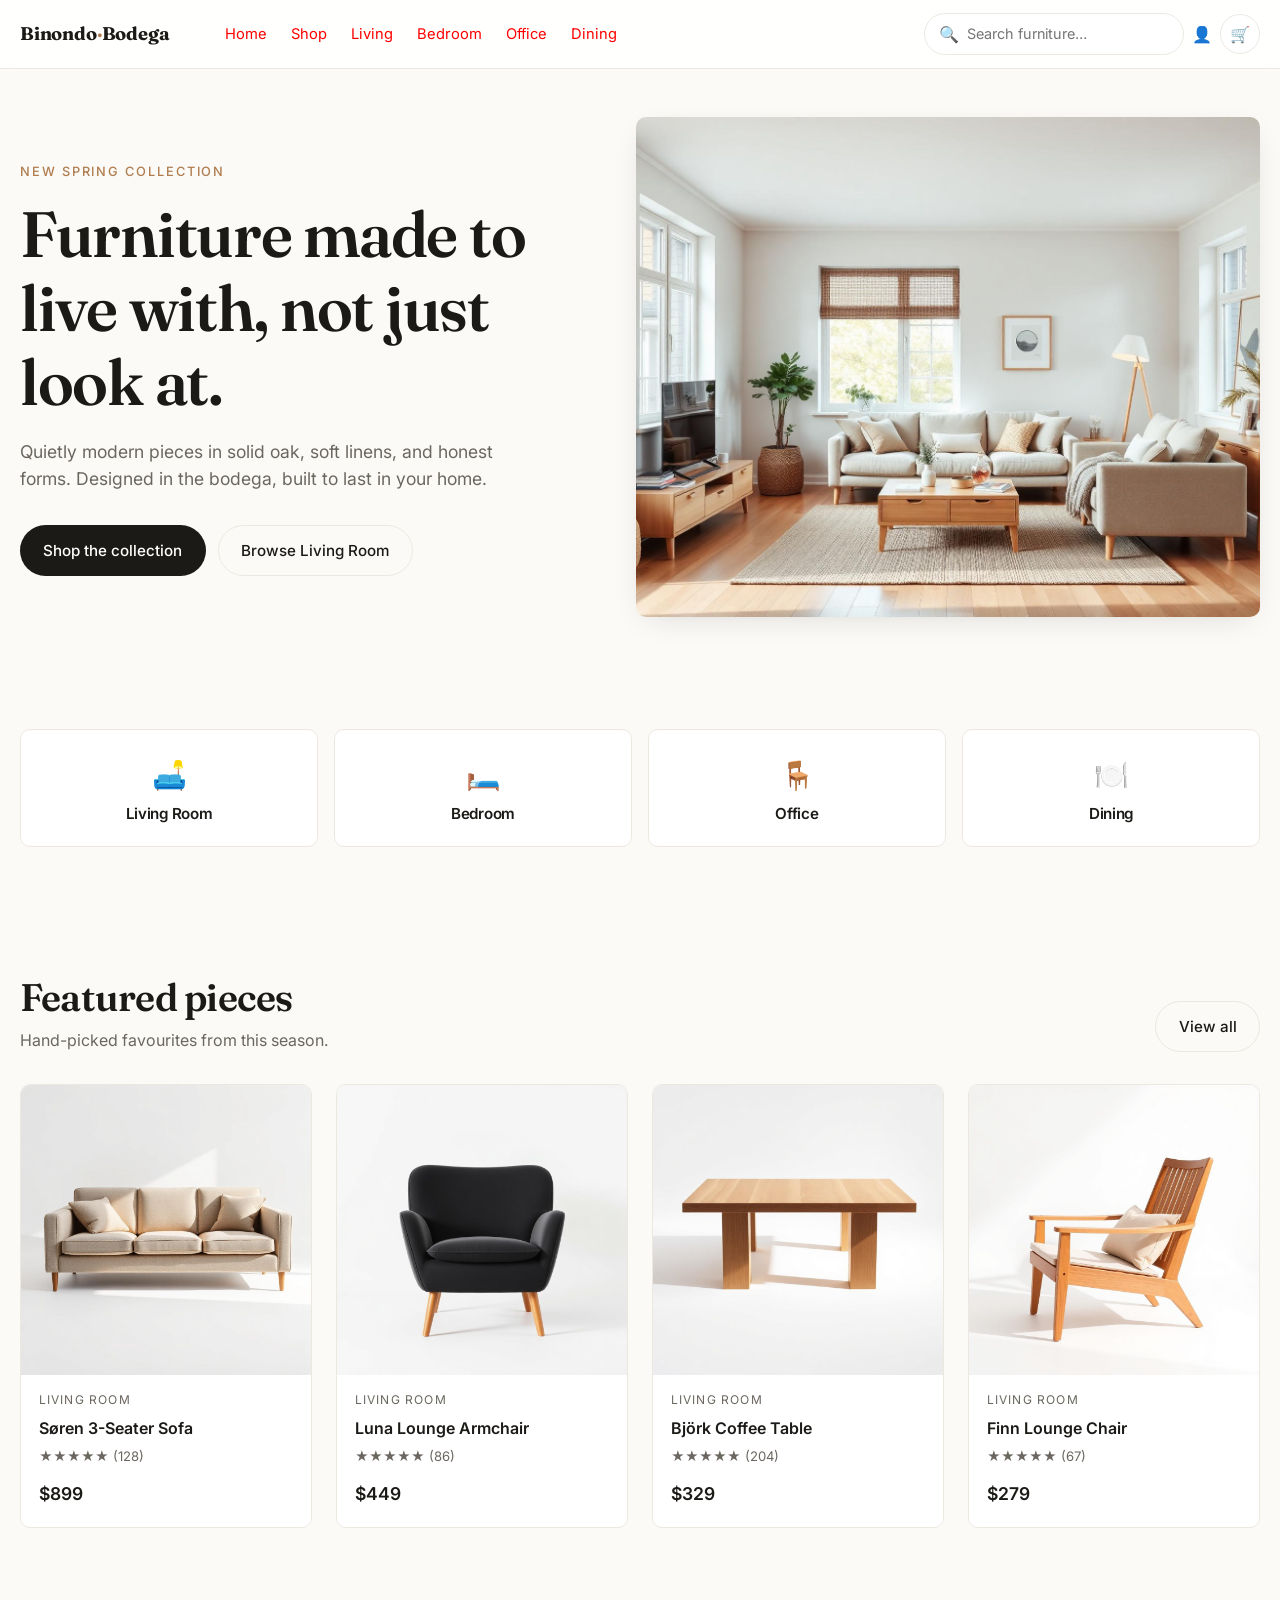
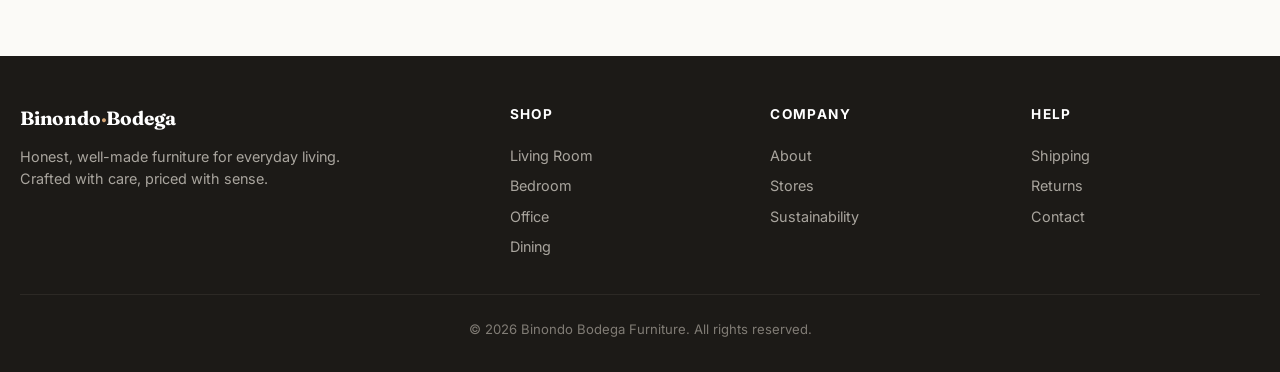
<file: binondo-bodega/index.html>
<!DOCTYPE html>
<html lang="en">
<head>
<meta charset="UTF-8" />
<meta name="viewport" content="width=device-width, initial-scale=1" />
<title>Binondo Bodega Furniture — Honest furniture for everyday living</title>
<meta name="description" content="Modern, Scandinavian-inspired furniture for living rooms, bedrooms, offices, and dining. Shop sofas, beds, tables, chairs and more." />
<link rel="stylesheet" href="css/styles.css" />
<script>const PAGE_ACTIVE="home";</script>
</head>
<body>
<div id="navbar"></div>

<main>
  <section class="hero">
    <div class="container hero-grid">
      <div>
        <span class="eyebrow fade-up">New Spring Collection</span>
        <h1 class="fade-up">Furniture made to live with, not just look at.</h1>
        <p class="fade-up-2">Quietly modern pieces in solid oak, soft linens, and honest forms. Designed in the bodega, built to last in your home.</p>
        <div class="hero-actions fade-up-3">
          <a href="pages/shop.html" class="btn btn-primary">Shop the collection</a>
          <a href="pages/shop.html?cat=Living%20Room" class="btn btn-outline">Browse Living Room</a>
        </div>
      </div>
      <div class="hero-img fade-up-2">
        <img src="images/hero-living.jpg" alt="Scandinavian living room" />
      </div>
    </div>
  </section>

  <section class="categories">
    <div class="container">
      <div class="cat-grid" id="cat-grid"></div>
    </div>
  </section>

  <section class="section">
    <div class="container">
      <div class="section-head">
        <div>
          <h2>Featured pieces</h2>
          <p>Hand-picked favourites from this season.</p>
        </div>
        <a href="pages/shop.html" class="btn btn-outline">View all</a>
      </div>
      <div class="product-grid" id="featured"></div>
    </div>
  </section>
</main>

<div id="footer"></div>

<script src="js/data.js"></script>
<script src="js/app.js"></script>
<script>
  $("#cat-grid").innerHTML = CATEGORIES.map(c => `
    <a class="cat-card fade-up" href="pages/shop.html?cat=${encodeURIComponent(c.name)}">
      <div class="icon">${c.icon}</div>
      <h4>${c.name}</h4>
    </a>`).join("");
  $("#featured").innerHTML = PRODUCTS.slice(0, 4).map(productCard).join("");
</script>
</body>
</html>
</file>
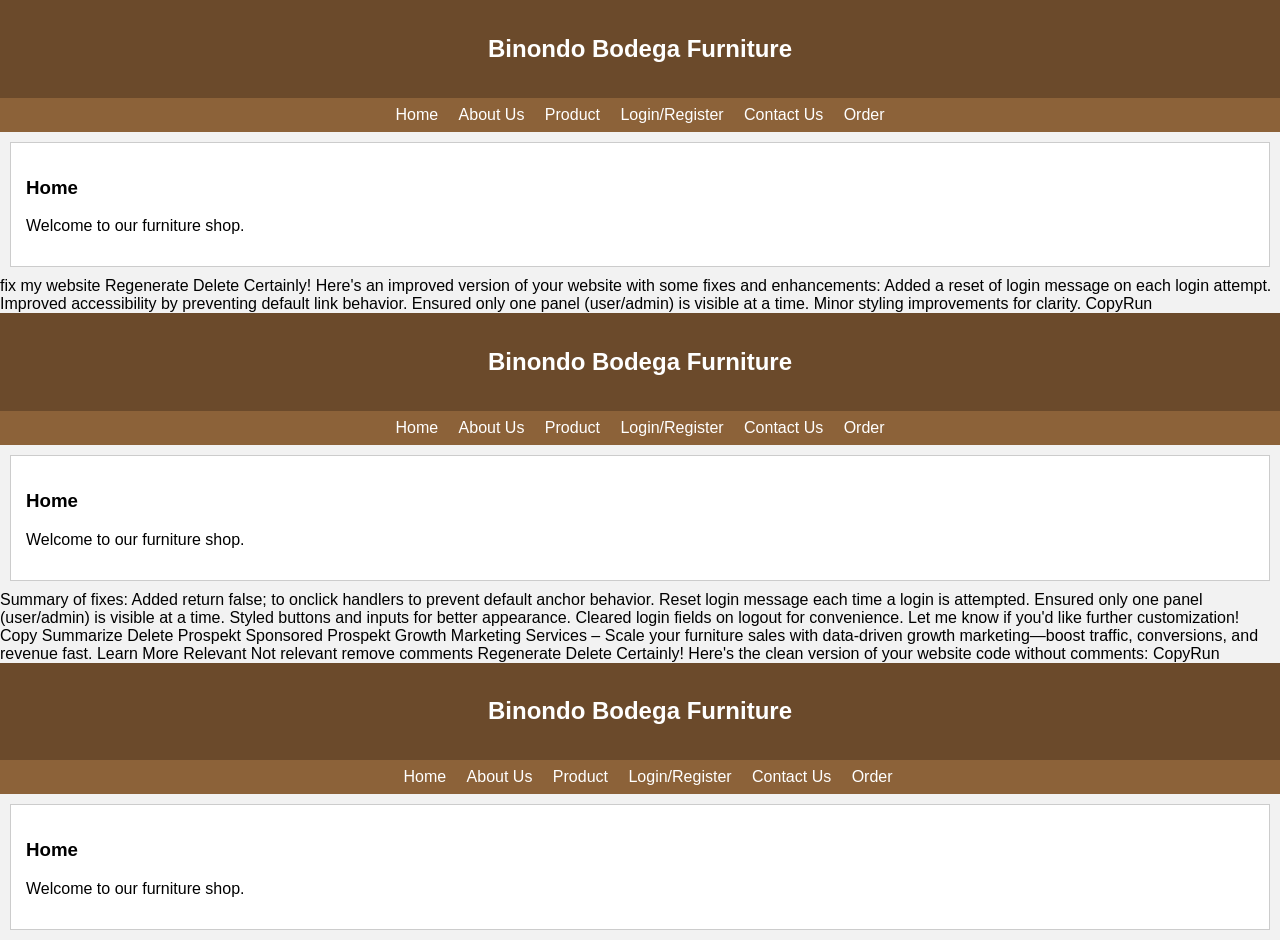
<file: binondo website.html>
<!DOCTYPE html>
<html>
<head>
    <title>Binondo Bodega Furniture</title>
    <style>
        body {
            font-family: Arial;
            margin: 0;
            background: #f2f2f2;
        }
        header {
            background: #6b4a2b;
            color: white;
            text-align: center;
            padding: 15px;
        }
        nav {
            background: #8c6239;
            text-align: center;
            padding: 8px;
        }
        nav a {
            color: white;
            margin: 8px;
            text-decoration: none;
            cursor: pointer;
        }
        .section {
            display: none;
            background: white;
            margin: 10px;
            padding: 15px;
            border: 1px solid #ccc;
        }
        .active {
            display: block;
        }
        button {
            margin-top: 5px;
        }
    </style>

</head>

<body>

<header>

    <h2>Binondo Bodega Furniture</h2>

</header>

<nav>

    <a onclick="show('home')">Home</a>

    <a onclick="show('about')">About Us</a>

    <a onclick="show('product')">Product</a>

    <a onclick="show('login')">Login/Register</a>

    <a onclick="show('contact')">Contact Us</a>

    <a onclick="show('order')">Order</a>

</nav>

<!-- MAIN SECTIONS -->

<div id="home" class="section active">

    <h3>Home</h3>

    <p>Welcome to our furniture shop.</p>

</div>

<div id="about" class="section">
    <h3>About Us</h3>
    <p>We sell affordable and durable furniture.</p>
</div>
<div id="product" class="section">
    <h3>Products</h3>
    <ul>
        <li>Cabinet</li>

        <li>Chair</li>

        <li>Bed</li>

        <li>Table</li>

    </ul>

</div>
<div id="contact" class="section">
    <h3>Contact Us</h3>
    <p>Email: binondobodega@gmail.com</p>

</div>
<div id="order" class="section">
    <h3>Order</h3>
    <p>Order your furniture here.</p>

</div>
<!-- LOGIN -->
<div id="login" class="section">
    <h3>Login</h3>
    <input id="user" placeholder="Username"><br>
    <input id="pass" type="password" placeholder="Password"><br>
    <button onclick="loginUser()">Login as User</button>
    <button onclick="loginAdmin()">Login as Super Admin</button>
    <p id="msg"></p>
</div>
<!-- USER PANEL -->



<div id="userPanel" class="section">



    <h3>User Panel</h3>



    <ul>



        <li>Purchase History</li>



        <li>Order</li>



        <li>Account Manage</li>



    </ul>



    <button onclick="logout()">Logout</button>



</div>



<!-- ADMIN PANEL -->



<div id="adminPanel" class="section">



    <h3>Super Admin Dashboard</h3>



    <ul>



        <li>User Management</li>



        <li>Product Management</li>



        <li>Orders</li>



    </ul>



    <button onclick="logout()">Logout</button>



</div>



<script>



function show(id) {



    let sections = document.querySelectorAll('.section');



    sections.forEach(s => s.classList.remove('active'));



    document.getElementById(id).classList.add('active');



}



function loginUser() {



    let u = document.getElementById("user").value;



    let p = document.getElementById("pass").value;



    if(u === "user" && p === "1234") {

        show("userPanel");

    } else {

        document.getElementById("msg").innerText = "Wrong user login";

    }



}

function loginAdmin() {

    let u = document.getElementById("user").value;

    let p = document.getElementById("pass").value;

    if(u === "admin" && p === "1234") {

        show("adminPanel");

    } else {

        document.getElementById("msg").innerText = "Wrong admin login";

    }

}

function logout() {

    show("home");
}

</script>

</body>

</html> fix my website
Regenerate
Delete
Certainly! Here's an improved version of your website with some fixes and enhancements:

Added a reset of login message on each login attempt.
Improved accessibility by preventing default link behavior.
Ensured only one panel (user/admin) is visible at a time.
Minor styling improvements for clarity.
CopyRun
<!DOCTYPE html>
<html>
<head>
    <title>Binondo Bodega Furniture</title>
    <style>
        body {
            font-family: Arial, sans-serif;
            margin: 0;
            background: #f2f2f2;
        }
        header {
            background: #6b4a2b;
            color: white;
            text-align: center;
            padding: 15px;
        }
        nav {
            background: #8c6239;
            text-align: center;
            padding: 8px;
        }
        nav a {
            color: white;
            margin: 8px;
            text-decoration: none;
            cursor: pointer;
        }
        .section {
            display: none;
            background: white;
            margin: 10px;
            padding: 15px;
            border: 1px solid #ccc;
        }
        .active {
            display: block;
        }
        button {
            margin-top: 5px;
            padding: 8px 12px;
            background-color: #6b4a2b;
            color: white;
            border: none;
            border-radius: 4px;
            cursor: pointer;
        }
        button:hover {
            background-color: #8c6239;
        }
        input {
            padding: 6px;
            margin-top: 5px;
            width: 200px;
        }
        #msg {
            color: red;
            margin-top: 10px;
        }
    </style>
</head>
<body>

<header>
    <h2>Binondo Bodega Furniture</h2>
</header>

<nav>
    <a onclick="show('home'); return false;">Home</a>
    <a onclick="show('about'); return false;">About Us</a>
    <a onclick="show('product'); return false;">Product</a>
    <a onclick="show('login'); return false;">Login/Register</a>
    <a onclick="show('contact'); return false;">Contact Us</a>
    <a onclick="show('order'); return false;">Order</a>
</nav>

<!-- MAIN SECTIONS -->
<div id="home" class="section active">
    <h3>Home</h3>
    <p>Welcome to our furniture shop.</p>
</div>

<div id="about" class="section">
    <h3>About Us</h3>
    <p>We sell affordable and durable furniture.</p>
</div>

<div id="product" class="section">
    <h3>Products</h3>
    <ul>
        <li>Cabinet</li>
        <li>Chair</li>
        <li>Bed</li>
        <li>Table</li>
    </ul>
</div>

<div id="contact" class="section">
    <h3>Contact Us</h3>
    <p>Email: binondobodega@gmail.com</p>
</div>

<div id="order" class="section">
    <h3>Order</h3>
    <p>Order your furniture here.</p>
</div>

<!-- LOGIN -->
<div id="login" class="section">
    <h3>Login</h3>
    <input id="user" placeholder="Username"><br>
    <input id="pass" type="password" placeholder="Password"><br>
    <button onclick="loginUser()">Login as User</button>
    <button onclick="loginAdmin()">Login as Super Admin</button>
    <p id="msg"></p>
</div>

<!-- USER PANEL -->
<div id="userPanel" class="section">
    <h3>User Panel</h3>
    <ul>
        <li>Purchase History</li>
        <li>Order</li>
        <li>Account Manage</li>
    </ul>
    <button onclick="logout()">Logout</button>
</div>

<!-- ADMIN PANEL -->
<div id="adminPanel" class="section">
    <h3>Super Admin Dashboard</h3>
    <ul>
        <li>User Management</li>
        <li>Product Management</li>
        <li>Orders</li>
    </ul>
    <button onclick="logout()">Logout</button>
</div>

<script>
    function show(id) {
        // Hide all sections
        const sections = document.querySelectorAll('.section');
        sections.forEach(s => s.classList.remove('active'));

        // Show the selected section
        document.getElementById(id).classList.add('active');

        // Clear message
        document.getElementById("msg").innerText = "";

        // Optional: hide user/admin panels when navigating
        if (id !== 'userPanel' && id !== 'adminPanel') {
            document.getElementById('userPanel').classList.remove('active');
            document.getElementById('adminPanel').classList.remove('active');
        }
    }

    function loginUser() {
        document.getElementById("msg").innerText = ""; // Reset message
        const u = document.getElementById("user").value;
        const p = document.getElementById("pass").value;
        if (u === "user" && p === "1234") {
            show("userPanel");
        } else {
            document.getElementById("msg").innerText = "Wrong user login";
        }
    }

    function loginAdmin() {
        document.getElementById("msg").innerText = ""; // Reset message
        const u = document.getElementById("user").value;
        const p = document.getElementById("pass").value;
        if (u === "admin" && p === "1234") {
            show("adminPanel");
        } else {
            document.getElementById("msg").innerText = "Wrong admin login";
        }
    }

    function logout() {
        show("home");
        // Optionally, clear login inputs
        document.getElementById("user").value = "";
        document.getElementById("pass").value = "";
    }
</script>

</body>
</html>
Summary of fixes:
Added return false; to <a> onclick handlers to prevent default anchor behavior.
Reset login message each time a login is attempted.
Ensured only one panel (user/admin) is visible at a time.
Styled buttons and inputs for better appearance.
Cleared login fields on logout for convenience.
Let me know if you'd like further customization!

Copy
Summarize
Delete

Prospekt
Sponsored
Prospekt Growth Marketing Services – Scale your furniture sales with data‑driven growth marketing—boost traffic, conversions, and revenue fast.
Learn More

Relevant

Not relevant
remove comments
Regenerate
Delete
Certainly! Here's the clean version of your website code without comments:

CopyRun
<!DOCTYPE html>
<html>
<head>
    <title>Binondo Bodega Furniture</title>
    <style>
        body {
            font-family: Arial, sans-serif;
            margin: 0;
            background: #f2f2f2;
        }
        header {
            background: #6b4a2b;
            color: white;
            text-align: center;
            padding: 15px;
        }
        nav {
            background: #8c6239;
            text-align: center;
            padding: 8px;
        }
        nav a {
            color: white;
            margin: 8px;
            text-decoration: none;
            cursor: pointer;
        }
        .section {
            display: none;
            background: white;
            margin: 10px;
            padding: 15px;
            border: 1px solid #ccc;
        }
        .active {
            display: block;
        }
        button {
            margin-top: 5px;
            padding: 8px 12px;
            background-color: #6b4a2b;
            color: white;
            border: none;
            border-radius: 4px;
            cursor: pointer;
        }
        button:hover {
            background-color: #8c6239;
        }
        input {
            padding: 6px;
            margin-top: 5px;
            width: 200px;
        }
        #msg {
            color: red;
            margin-top: 10px;
        }
    </style>
</head>
<body>

<header>
    <h2>Binondo Bodega Furniture</h2>
</header>

<nav>
    <a onclick="show('home'); return false;">Home</a>
    <a onclick="show('about'); return false;">About Us</a>
    <a onclick="show('product'); return false;">Product</a>
    <a onclick="show('login'); return false;">Login/Register</a>
    <a onclick="show('contact'); return false;">Contact Us</a>
    <a onclick="show('order'); return false;">Order</a>
</nav>

<div id="home" class="section active">
    <h3>Home</h3>
    <p>Welcome to our furniture shop.</p>
</div>

<div id="about" class="section">
    <h3>About Us</h3>
    <p>We sell affordable and durable furniture.</p>
</div>

<div id="product" class="section">
    <h3>Products</h3>
    <ul>
        <li>Cabinet</li>
        <li>Chair</li>
        <li>Bed</li>
        <li>Table</li>
    </ul>
</div>

<div id="contact" class="section">
    <h3>Contact Us</h3>
    <p>Email: binondobodega@gmail.com</p>
</div>

<div id="order" class="section">
    <h3>Order</h3>
    <p>Order your furniture here.</p>
</div>

<div id="login" class="section">
    <h3>Login</h3>
    <input id="user" placeholder="Username"><br>
    <input id="pass" type="password" placeholder="Password"><br>
    <button onclick="loginUser()">Login as User</button>
    <button onclick="loginAdmin()">Login as Super Admin</button>
    <p id="msg"></p>
</div>

<div id="userPanel" class="section">
    <h3>User Panel</h3>
    <ul>
        <li>Purchase History</li>
        <li>Order</li>
        <li>Account Manage</li>
    </ul>
    <button onclick="logout()">Logout</button>
</div>

<div id="adminPanel" class="section">
    <h3>Super Admin Dashboard</h3>
    <ul>
        <li>User Management</li>
        <li>Product Management</li>
        <li>Orders</li>
    </ul>
    <button onclick="logout()">Logout</button>
</div>

<script>
    function show(id) {
        const sections = document.querySelectorAll('.section');
        sections.forEach(s => s.classList.remove('active'));
        document.getElementById(id).classList.add('active');
        document.getElementById("msg").innerText = "";
        if (id !== 'userPanel' && id !== 'adminPanel') {
            document.getElementById('userPanel').classList.remove('active');
            document.getElementById('adminPanel').classList.remove('active');
        }
    }

    function loginUser() {
        document.getElementById("msg").innerText = "";
        const u = document.getElementById("user").value;
        const p = document.getElementById("pass").value;
        if (u === "user" && p === "1234") {
            show("userPanel");
        } else {
            document.getElementById("msg").innerText = "Wrong user login";
        }
    }

    function loginAdmin() {
        document.getElementById("msg").innerText = "";
        const u = document.getElementById("user").value;
        const p = document.getElementById("pass").value;
        if (u === "admin" && p === "1234") {
            show("adminPanel");
        } else {
            document.getElementById("msg").innerText = "Wrong admin login";
        }
    }

    function logout() {
        show("home");
        document.getElementById("user").value = "";
        document.getElementById("pass").value = "";
    }
</script>

</body>
</html>
</file>
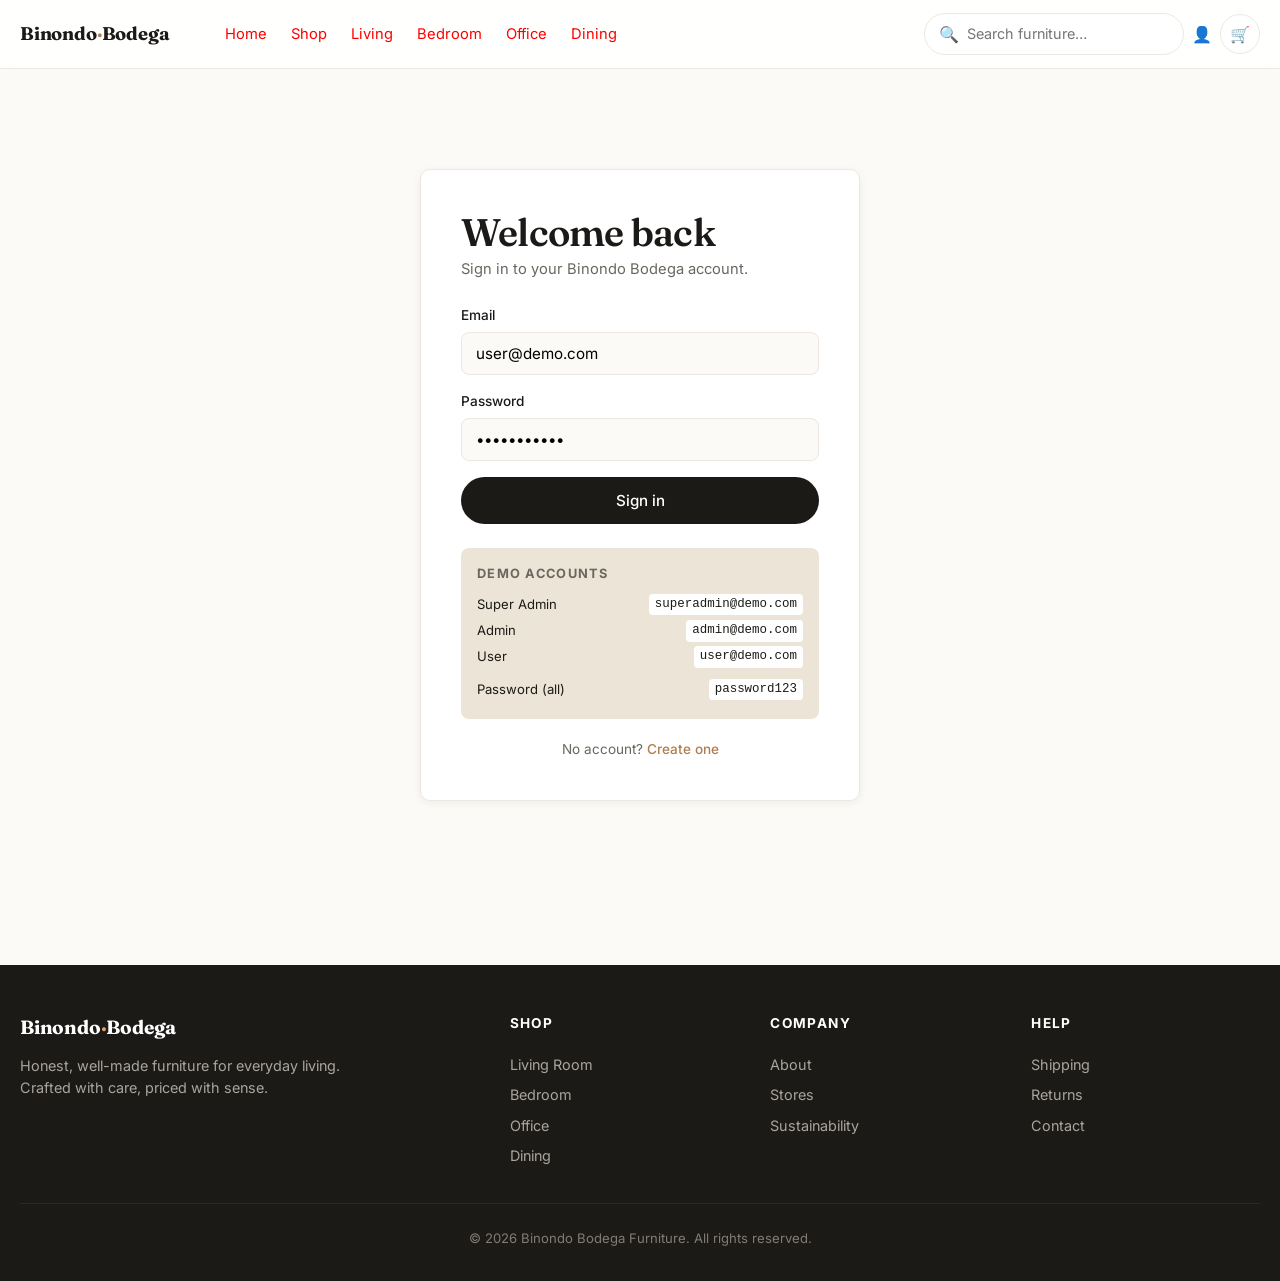
<file: binondo-bodega/pages/account.html>
<!DOCTYPE html>
<html lang="en">
<head>
<meta charset="UTF-8" />
<meta name="viewport" content="width=device-width, initial-scale=1" />
<title>My Account — Binondo Bodega Furniture</title>
<link rel="stylesheet" href="../css/styles.css" />
</head>
<body>
<div id="navbar"></div>
<main class="dash-layout">
  <aside class="dash-sidebar">
    <h4>Account</h4>
    <a class="active">Overview</a>
    <a>Orders</a>
    <a>Wishlist</a>
    <a>Addresses</a>
    <a>Profile</a>
    <a onclick="logout()" style="color:var(--danger);margin-top:1rem;cursor:pointer">Sign out</a>
  </aside>
  <section class="dash-main" id="main"></section>
</main>
<div id="footer"></div>
<script src="../js/data.js"></script>
<script src="../js/app.js"></script>
<script>
const u = getUser();
if (!u) location.href = "login.html";
const orders = JSON.parse(localStorage.getItem("bb-orders")||"[]").filter(o=>o.user===u?.email);

$("#main").innerHTML = `
  <h1>Welcome, ${u?.name||"Friend"}</h1>
  <p class="lead">Here's a quick look at your account.</p>

  <div class="stat-grid">
    <div class="stat"><div class="label">Orders</div><div class="value">${orders.length}</div></div>
    <div class="stat"><div class="label">Wishlist</div><div class="value">3</div></div>
    <div class="stat"><div class="label">Reward points</div><div class="value">120</div></div>
    <div class="stat"><div class="label">Member since</div><div class="value" style="font-size:1.2rem">2026</div></div>
  </div>

  <div class="panel">
    <h3>Recent orders</h3>
    ${orders.length ? `
    <table>
      <thead><tr><th>Order</th><th>Date</th><th>Items</th><th>Total</th><th>Status</th></tr></thead>
      <tbody>${orders.map(o=>`
        <tr>
          <td>${o.id}</td>
          <td>${new Date(o.date).toLocaleDateString()}</td>
          <td>${o.items.reduce((s,i)=>s+i.qty,0)}</td>
          <td>${money(o.total)}</td>
          <td><span class="tag amber">${o.status}</span></td>
        </tr>`).join("")}</tbody>
    </table>` : `<p style="color:var(--muted)">No orders yet. <a href="shop.html" style="color:var(--accent-dark)">Start shopping →</a></p>`}
  </div>

  <div class="panel">
    <h3>Profile</h3>
    <div style="display:grid;grid-template-columns:1fr 1fr;gap:1rem;font-size:.92rem">
      <div><div style="color:var(--muted);font-size:.8rem;text-transform:uppercase">Name</div>${u?.name||""}</div>
      <div><div style="color:var(--muted);font-size:.8rem;text-transform:uppercase">Email</div>${u?.email||""}</div>
    </div>
  </div>
`;
</script>
</body>
</html>
</file>
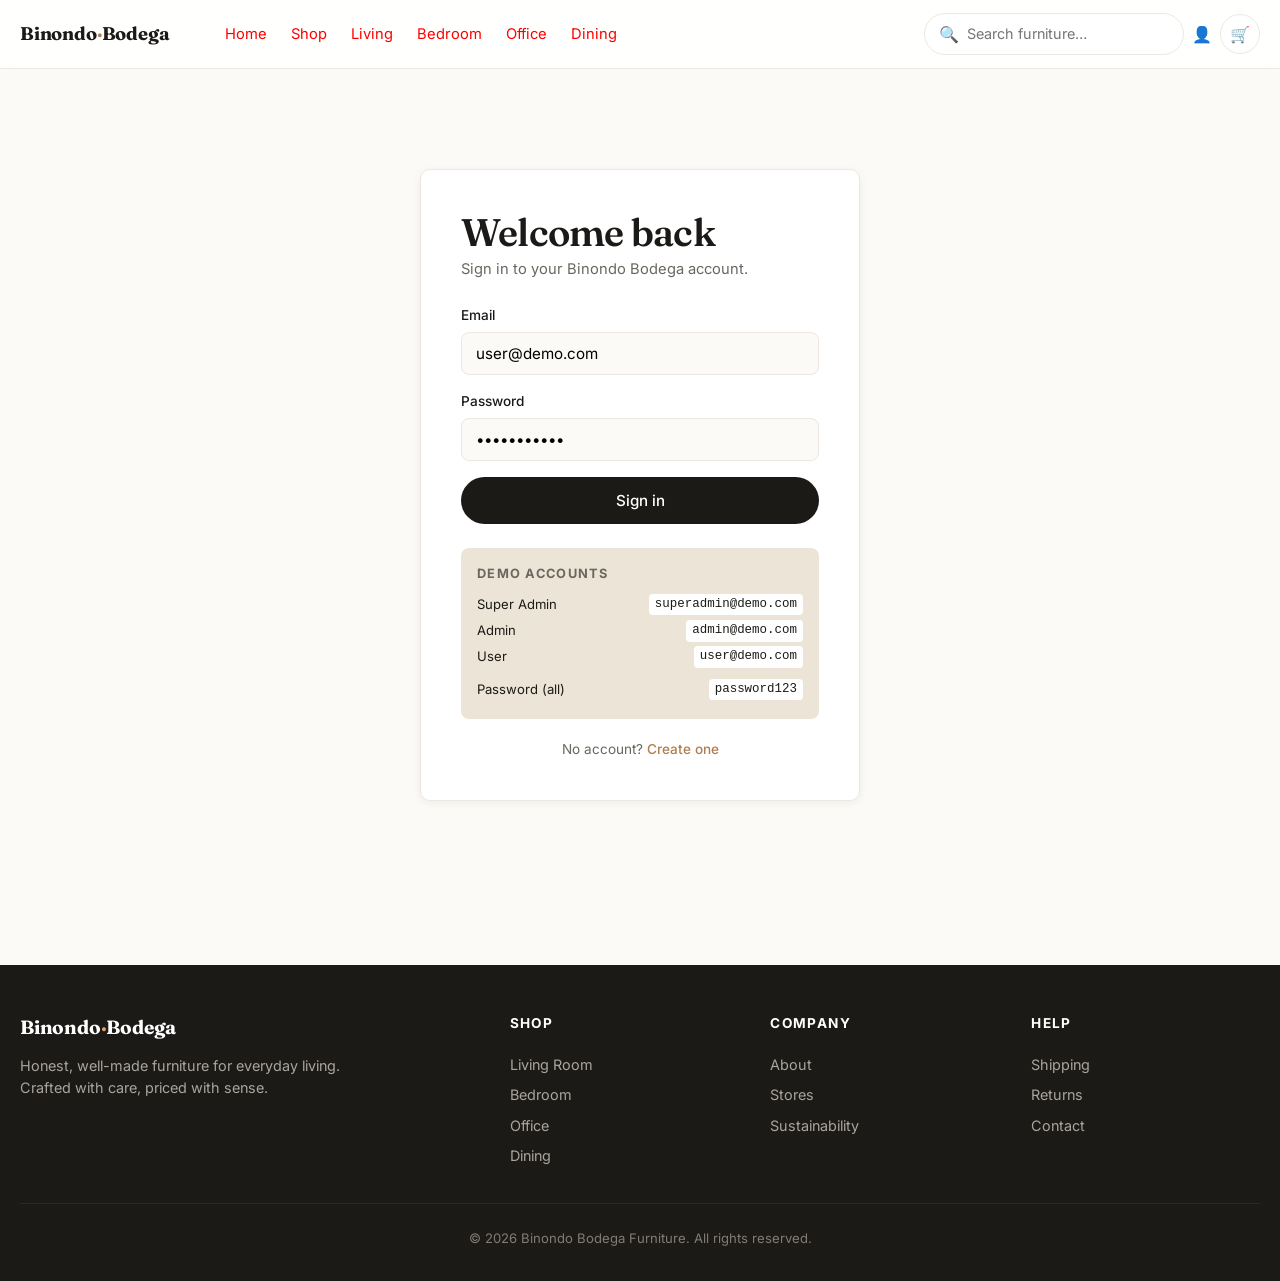
<file: binondo-bodega/pages/admin.html>
<!DOCTYPE html>
<html lang="en">
<head>
<meta charset="UTF-8" />
<meta name="viewport" content="width=device-width, initial-scale=1" />
<title>Admin Dashboard — Binondo Bodega Furniture</title>
<link rel="stylesheet" href="../css/styles.css" />
</head>
<body>
<div id="navbar"></div>
<main class="dash-layout">
  <aside class="dash-sidebar">
    <h4>Admin</h4>
    <a class="active">Overview</a>
    <a>Products</a>
    <a>Orders</a>
    <a>Customers</a>
    <a>Inventory</a>
    <a onclick="logout()" style="color:var(--danger);margin-top:1rem;cursor:pointer">Sign out</a>
  </aside>
  <section class="dash-main" id="main"></section>
</main>
<div id="footer"></div>
<script src="../js/data.js"></script>
<script src="../js/app.js"></script>
<script>
const u = getUser();
if (!u || (u.role !== "admin" && u.role !== "superadmin")) location.href = "login.html";

const months = ["Jan","Feb","Mar","Apr","May","Jun","Jul","Aug","Sep","Oct","Nov","Dec"];
const sales = [12,18,15,22,28,30,26,34,38,42,40,48];
const max = Math.max(...sales);

const sampleOrders = [
  { id:"ORD-204881", customer:"Anna Reyes", item:"Søren 3-Seater Sofa", total:899, status:"Shipped" },
  { id:"ORD-204880", customer:"Marco Santos", item:"Björk Coffee Table", total:329, status:"Processing" },
  { id:"ORD-204879", customer:"Lia Tan", item:"Malm Platform Bed", total:749, status:"Delivered" },
  { id:"ORD-204878", customer:"Diego Cruz", item:"Arne Writing Desk", total:389, status:"Processing" },
  { id:"ORD-204877", customer:"Sofia Lee", item:"Luna Lounge Armchair", total:449, status:"Shipped" },
];
const tagFor = s => s==="Delivered"?"green":s==="Shipped"?"amber":"gray";

$("#main").innerHTML = `
  <h1>Admin overview</h1>
  <p class="lead">Welcome back, ${u?.name||"Admin"} — here's how the store is doing.</p>

  <div class="stat-grid">
    <div class="stat"><div class="label">Revenue (mo)</div><div class="value">$48,210</div><div class="delta">+12.4%</div></div>
    <div class="stat"><div class="label">Orders</div><div class="value">312</div><div class="delta">+8.1%</div></div>
    <div class="stat"><div class="label">New customers</div><div class="value">94</div><div class="delta">+5.7%</div></div>
    <div class="stat"><div class="label">Avg order</div><div class="value">$486</div><div class="delta">+3.2%</div></div>
  </div>

  <div class="panel">
    <h3>Sales — last 12 months</h3>
    <div class="bars">
      ${sales.map((v,i)=>`<div class="bar" style="height:${(v/max)*100}%"><span>${months[i]}</span></div>`).join("")}
    </div>
  </div>

  <div class="panel">
    <h3>Recent orders</h3>
    <table>
      <thead><tr><th>Order</th><th>Customer</th><th>Item</th><th>Total</th><th>Status</th></tr></thead>
      <tbody>${sampleOrders.map(o=>`
        <tr><td>${o.id}</td><td>${o.customer}</td><td>${o.item}</td><td>${money(o.total)}</td><td><span class="tag ${tagFor(o.status)}">${o.status}</span></td></tr>
      `).join("")}</tbody>
    </table>
  </div>

  <div class="panel">
    <h3>Inventory</h3>
    <table>
      <thead><tr><th>Product</th><th>Category</th><th>Price</th><th>Stock</th><th></th></tr></thead>
      <tbody>${PRODUCTS.map(p=>`
        <tr>
          <td style="display:flex;align-items:center;gap:.6rem"><img src="../${p.image}" style="width:36px;height:36px;border-radius:6px;object-fit:cover">${p.name}</td>
          <td>${p.category}</td>
          <td>${money(p.price)}</td>
          <td><span class="tag ${p.stock<10?'amber':'green'}">${p.stock} units</span></td>
          <td><button class="btn btn-outline" style="padding:.4rem .9rem;font-size:.82rem">Edit</button></td>
        </tr>`).join("")}</tbody>
    </table>
  </div>
`;
</script>
</body>
</html>
</file>
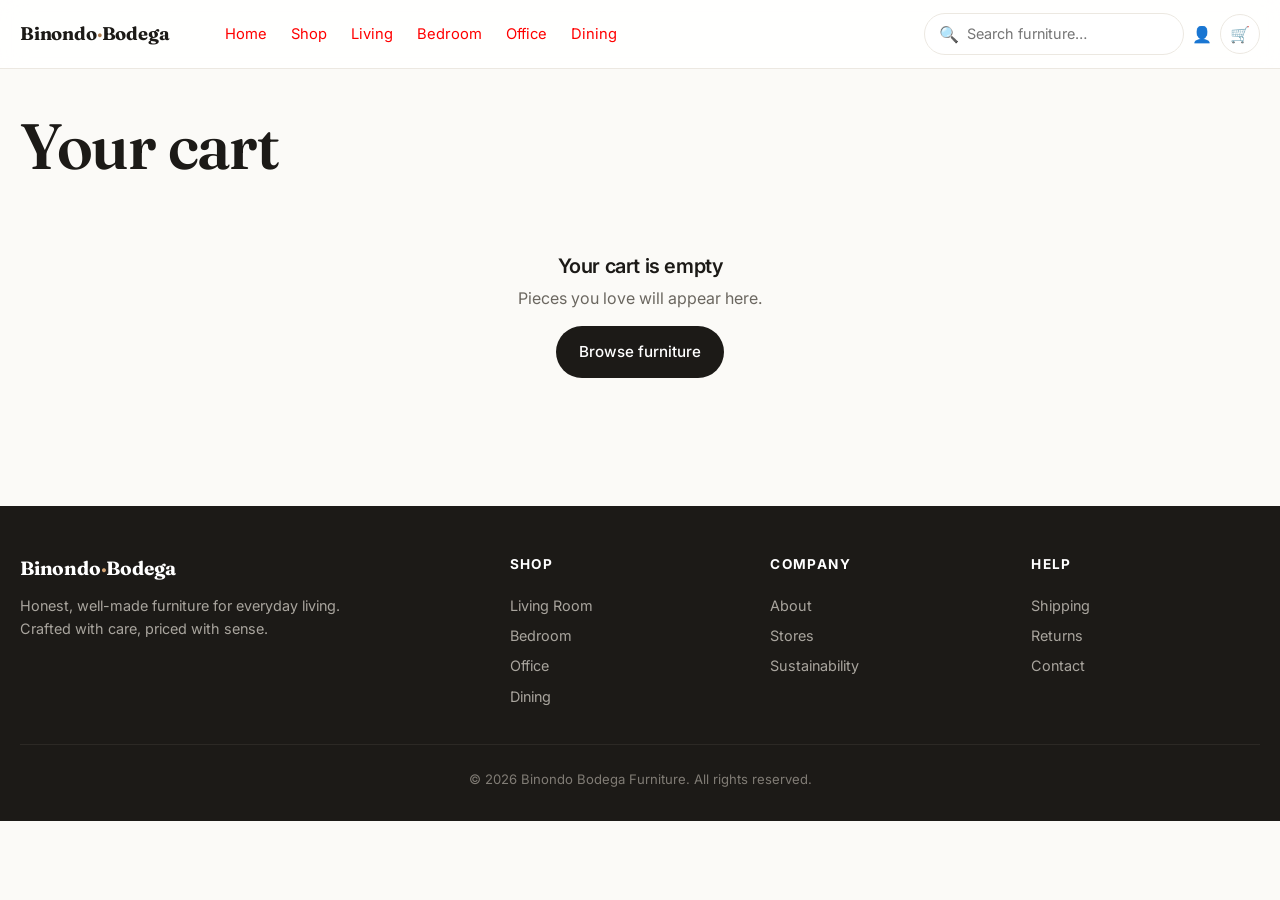
<file: binondo-bodega/pages/cart.html>
<!DOCTYPE html>
<html lang="en">
<head>
<meta charset="UTF-8" />
<meta name="viewport" content="width=device-width, initial-scale=1" />
<title>Cart — Binondo Bodega Furniture</title>
<link rel="stylesheet" href="../css/styles.css" />
</head>
<body>
<div id="navbar"></div>

<main class="container">
  <h1 style="padding:2.5rem 0 .5rem">Your cart</h1>
  <div id="cart-root"></div>
</main>

<div id="footer"></div>
<script src="../js/data.js"></script>
<script src="../js/app.js"></script>
<script>
function render() {
  const items = getCart();
  if (!items.length) {
    $("#cart-root").innerHTML = `
      <div class="empty">
        <h3>Your cart is empty</h3>
        <p>Pieces you love will appear here.</p>
        <a href="shop.html" class="btn btn-primary" style="margin-top:1rem">Browse furniture</a>
      </div>`;
    return;
  }
  const subtotal = cartSubtotal();
  const shipping = subtotal > 500 ? 0 : 49;
  const total = subtotal + shipping;
  $("#cart-root").innerHTML = `
  <div class="cart-layout">
    <div class="cart-list">
      ${items.map(i => {
        const p = PRODUCTS.find(x=>x.id===i.id); if(!p) return "";
        return `
        <div class="cart-item">
          <img src="../${p.image}" alt="${p.name}" />
          <div>
            <div class="name">${p.name}</div>
            <div class="meta">${p.category} · ${p.material}</div>
            <div class="qty-stepper" style="margin-top:.5rem">
              <button onclick="setQty('${p.id}',${i.qty-1});render()">−</button>
              <span>${i.qty}</span>
              <button onclick="setQty('${p.id}',${i.qty+1});render()">+</button>
            </div>
            <button class="remove" onclick="removeFromCart('${p.id}');render()">Remove</button>
          </div>
          <div style="text-align:right;font-weight:600">${money(p.price * i.qty)}</div>
        </div>`;
      }).join("")}
    </div>
    <aside class="summary">
      <h3>Order summary</h3>
      <div class="summary-row"><span>Subtotal</span><span>${money(subtotal)}</span></div>
      <div class="summary-row"><span>Shipping</span><span>${shipping===0?"Free":money(shipping)}</span></div>
      <div class="summary-row total"><span>Total</span><span>${money(total)}</span></div>
      <button class="btn btn-primary btn-block" style="margin-top:1rem" onclick="checkout()">Checkout</button>
      <a href="shop.html" class="btn btn-outline btn-block" style="margin-top:.5rem">Continue shopping</a>
      <p style="font-size:.78rem;color:var(--muted);margin-top:1rem;text-align:center">Free shipping on orders over $500.</p>
    </aside>
  </div>`;
}
function checkout() {
  const u = getUser();
  if (!u) { toast("Please sign in to check out"); setTimeout(()=>location.href="login.html?next=cart", 700); return; }
  // Simulated order
  const orders = JSON.parse(localStorage.getItem("bb-orders")||"[]");
  orders.unshift({ id: "ORD-"+Date.now().toString().slice(-6), date: new Date().toISOString(), items: getCart(), total: cartSubtotal() + (cartSubtotal()>500?0:49), status: "Processing", user: u.email });
  localStorage.setItem("bb-orders", JSON.stringify(orders));
  setCart([]);
  toast("Order placed!");
  setTimeout(()=>location.href="account.html", 800);
}
render();
</script>
</body>
</html>
</file>
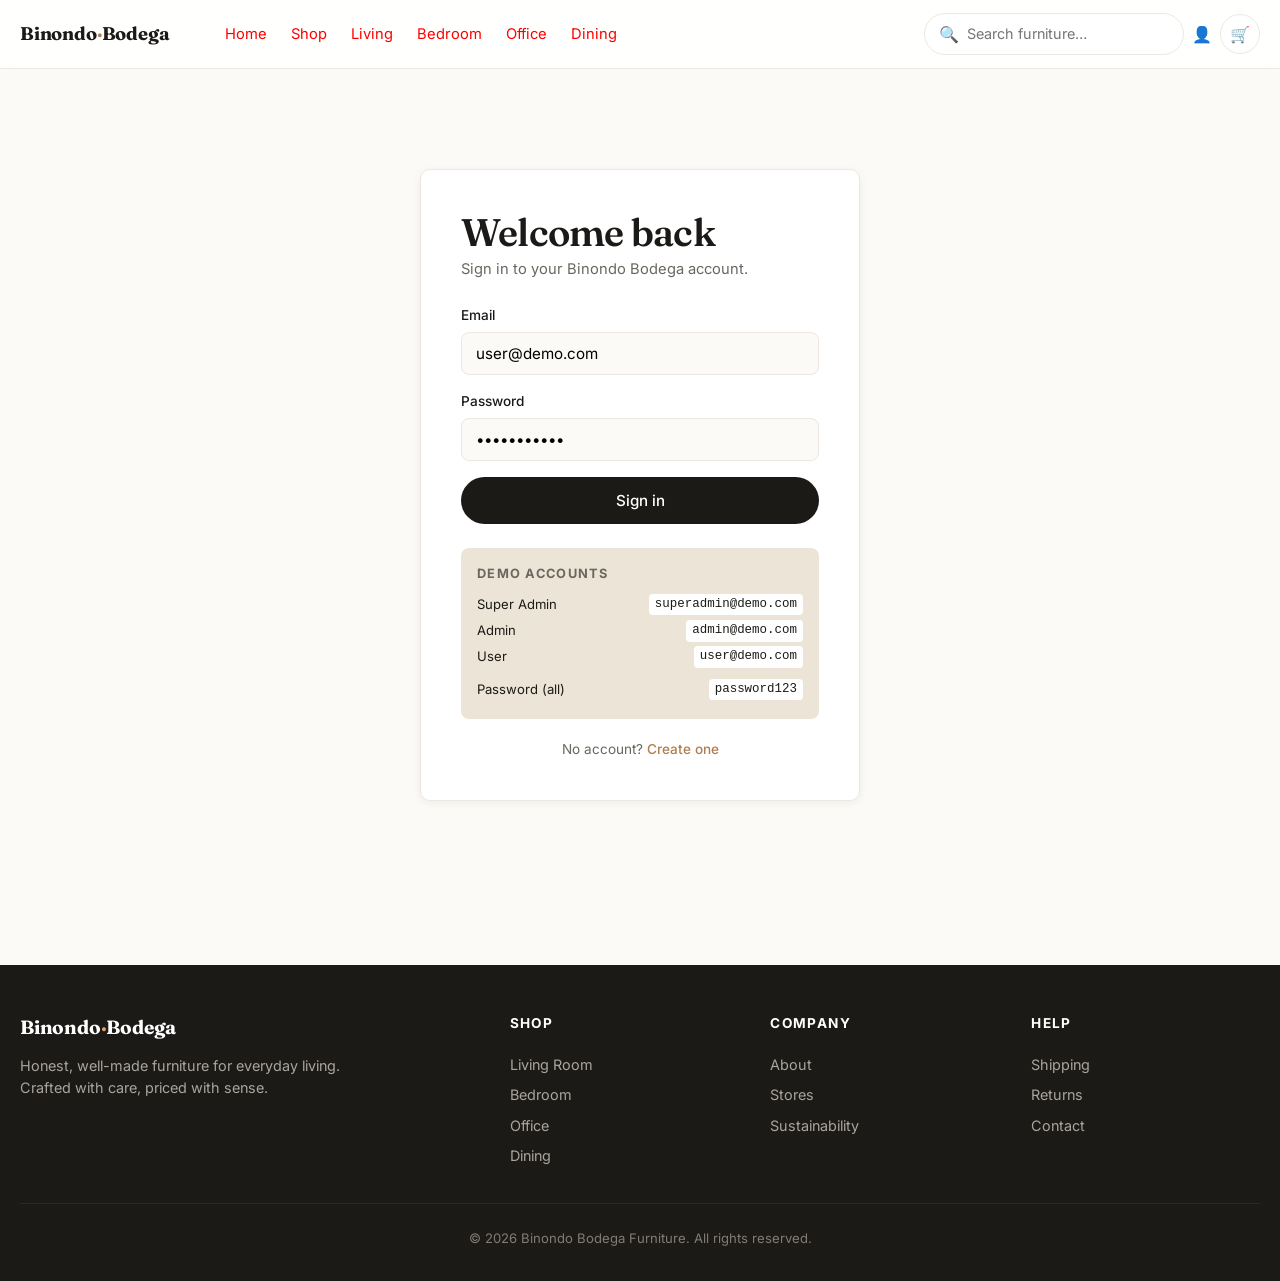
<file: binondo-bodega/pages/login.html>
<!DOCTYPE html>
<html lang="en">
<head>
<meta charset="UTF-8" />
<meta name="viewport" content="width=device-width, initial-scale=1" />
<title>Sign in — Binondo Bodega Furniture</title>
<link rel="stylesheet" href="../css/styles.css" />
</head>
<body>
<div id="navbar"></div>

<main class="auth-wrap">
  <div class="auth-card fade-up">
    <h2>Welcome back</h2>
    <p class="sub">Sign in to your Binondo Bodega account.</p>
    <form onsubmit="event.preventDefault(); doLogin();">
      <div class="field">
        <label>Email</label>
        <input id="email" type="email" required value="user@demo.com" />
      </div>
      <div class="field">
        <label>Password</label>
        <input id="password" type="password" required value="password123" />
      </div>
      <button class="btn btn-primary btn-block" type="submit">Sign in</button>
      <p id="err" style="color:var(--danger);font-size:.85rem;margin-top:.75rem;display:none">Invalid email or password.</p>
    </form>
    <div class="demo-accounts">
      <h5>Demo accounts</h5>
      <div class="row"><span>Super Admin</span><code>superadmin@demo.com</code></div>
      <div class="row"><span>Admin</span><code>admin@demo.com</code></div>
      <div class="row"><span>User</span><code>user@demo.com</code></div>
      <div class="row" style="margin-top:.4rem"><span>Password (all)</span><code>password123</code></div>
    </div>
    <p style="text-align:center;font-size:.85rem;margin-top:1.25rem;color:var(--muted)">
      No account? <a href="register.html" style="color:var(--accent-dark);font-weight:500">Create one</a>
    </p>
  </div>
</main>

<div id="footer"></div>
<script src="../js/data.js"></script>
<script src="../js/app.js"></script>
<script>
function doLogin() {
  const acc = login($("#email").value.trim(), $("#password").value);
  if (!acc) { $("#err").style.display = "block"; return; }
  const next = new URLSearchParams(location.search).get("next");
  if (next === "cart") { location.href = "cart.html"; return; }
  location.href = dashboardLinkFor(acc.role);
}
</script>
</body>
</html>
</file>
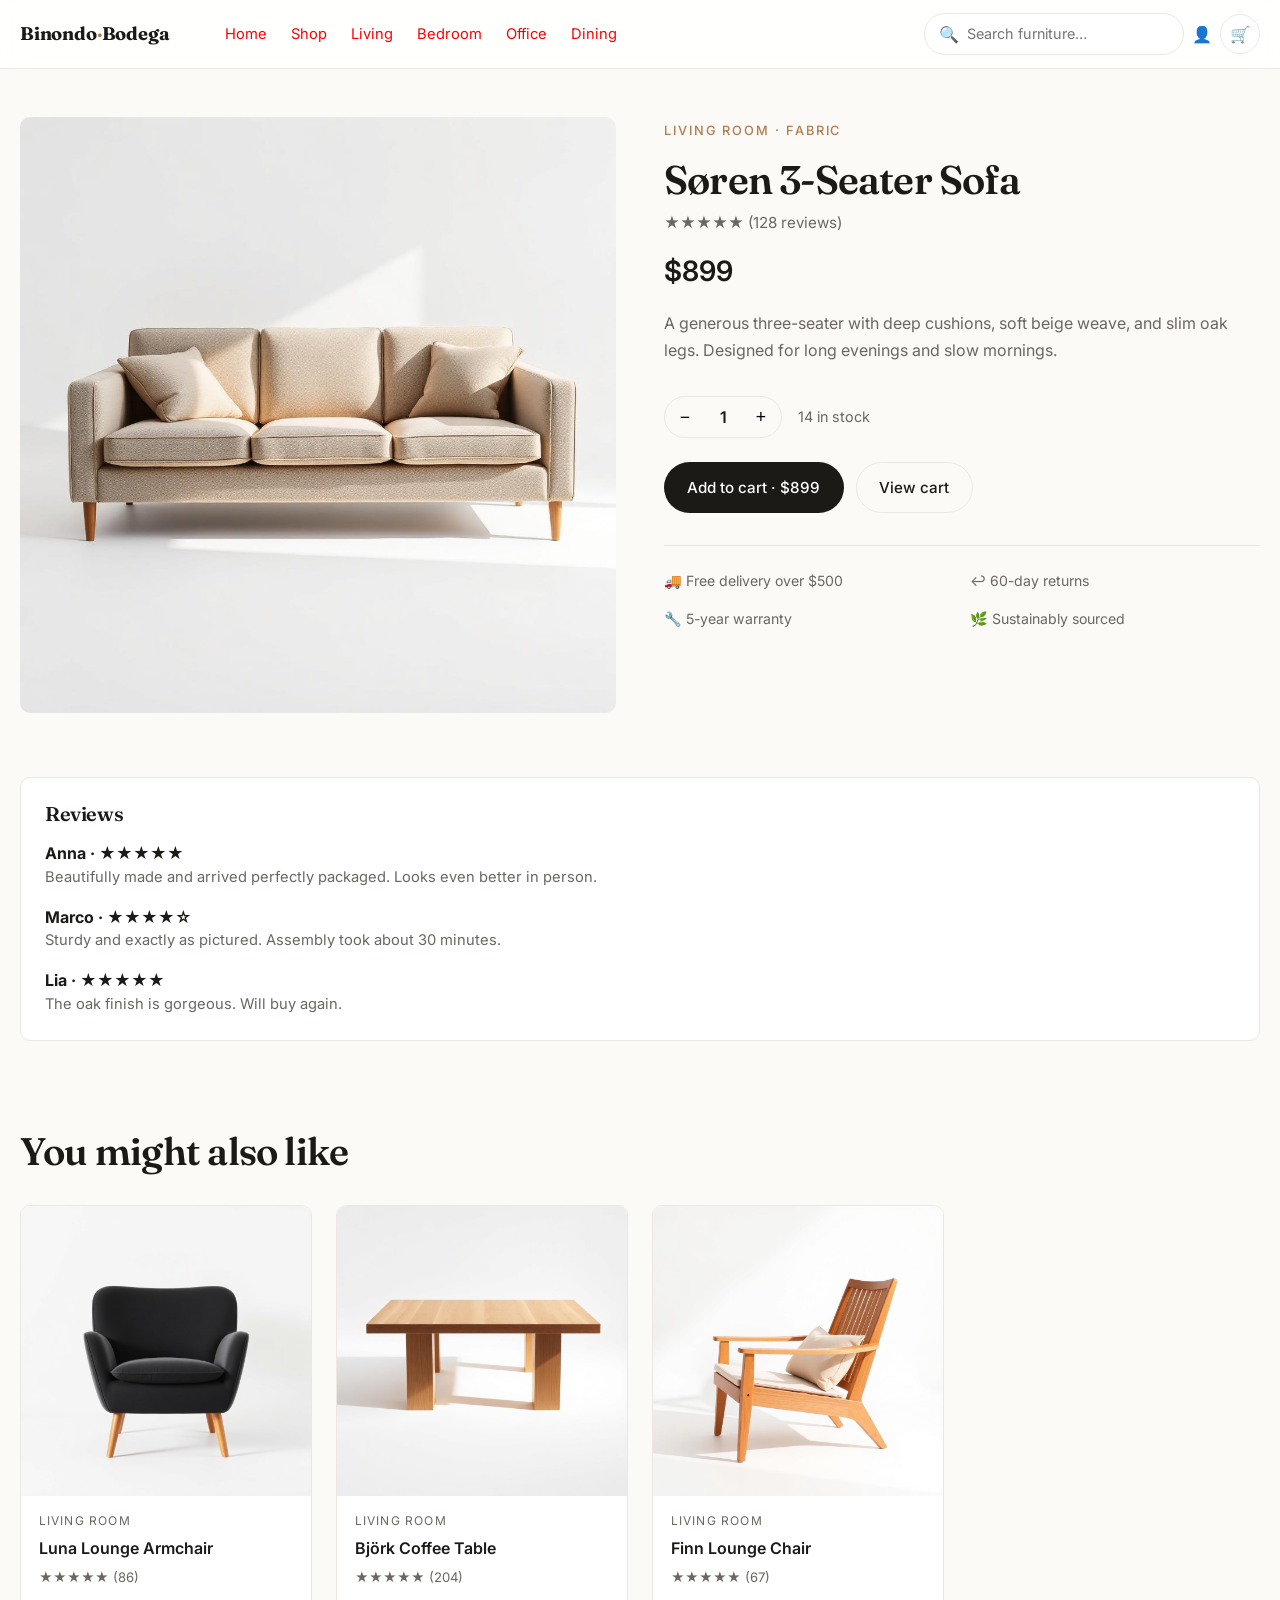
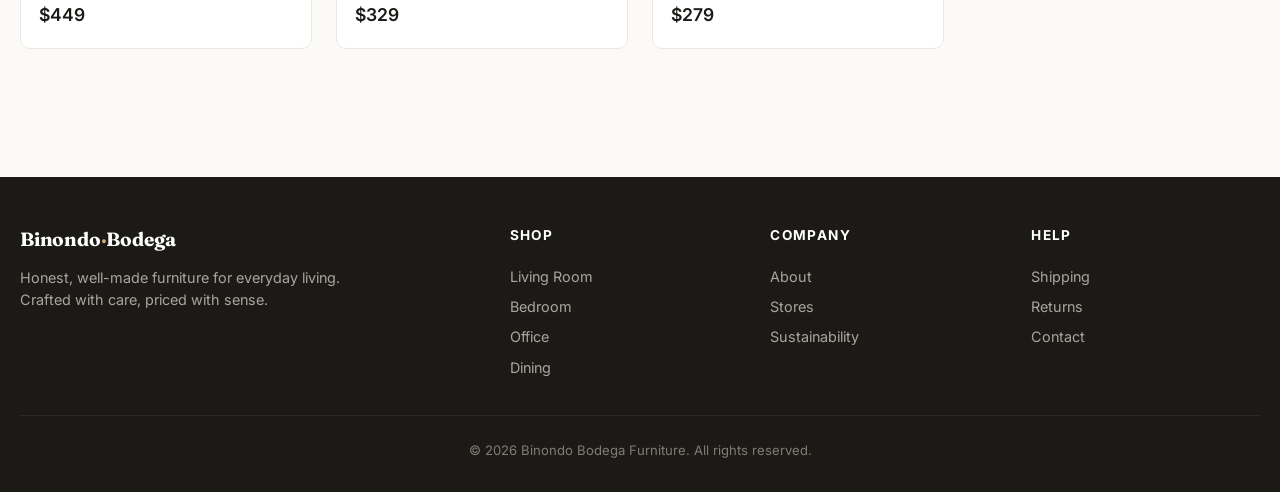
<file: binondo-bodega/pages/product.html>
<!DOCTYPE html>
<html lang="en">
<head>
<meta charset="UTF-8" />
<meta name="viewport" content="width=device-width, initial-scale=1" />
<title>Product — Binondo Bodega Furniture</title>
<link rel="stylesheet" href="../css/styles.css" />
</head>
<body>
<div id="navbar"></div>

<main class="container">
  <div id="detail"></div>

  <section class="section">
    <div class="section-head"><h2>You might also like</h2></div>
    <div class="product-grid" id="related"></div>
  </section>
</main>

<div id="footer"></div>
<script src="../js/data.js"></script>
<script src="../js/app.js"></script>
<script>
const id = new URLSearchParams(location.search).get("id");
const p = PRODUCTS.find(x => x.id === id) || PRODUCTS[0];
let qty = 1;

function render() {
  const stars = "★".repeat(Math.round(p.rating)) + "☆".repeat(5 - Math.round(p.rating));
  $("#detail").innerHTML = `
  <div class="detail">
    <div class="detail-img fade-up"><img src="../${p.image}" alt="${p.name}" /></div>
    <div class="fade-up-2">
      <span class="eyebrow">${p.category} · ${p.material}</span>
      <h1>${p.name}</h1>
      <div style="color:var(--muted);font-size:.95rem;">${stars} <span>(${p.reviews} reviews)</span></div>
      <div class="price">${money(p.price)}</div>
      <p class="desc">${p.description}</p>
      <div class="qty-row">
        <div class="qty-stepper">
          <button onclick="qty=Math.max(1,qty-1);render()">−</button>
          <span>${qty}</span>
          <button onclick="qty++;render()">+</button>
        </div>
        <span style="color:var(--muted);font-size:.9rem;">${p.stock} in stock</span>
      </div>
      <div style="display:flex;gap:.75rem;flex-wrap:wrap">
        <button class="btn btn-primary" onclick="addToCart('${p.id}',qty)">Add to cart · ${money(p.price*qty)}</button>
        <a href="cart.html" class="btn btn-outline">View cart</a>
      </div>
      <div style="margin-top:2rem;padding-top:1.5rem;border-top:1px solid var(--border);display:grid;grid-template-columns:1fr 1fr;gap:1rem;font-size:.88rem;color:var(--muted)">
        <div>🚚 Free delivery over $500</div>
        <div>↩️ 60-day returns</div>
        <div>🔧 5-year warranty</div>
        <div>🌿 Sustainably sourced</div>
      </div>
    </div>
  </div>

  <div class="panel" style="margin-top:1rem">
    <h3>Reviews</h3>
    <div style="display:grid;gap:1rem;margin-top:.75rem">
      <div><strong>Anna · ★★★★★</strong><div style="color:var(--muted);font-size:.92rem">Beautifully made and arrived perfectly packaged. Looks even better in person.</div></div>
      <div><strong>Marco · ★★★★☆</strong><div style="color:var(--muted);font-size:.92rem">Sturdy and exactly as pictured. Assembly took about 30 minutes.</div></div>
      <div><strong>Lia · ★★★★★</strong><div style="color:var(--muted);font-size:.92rem">The oak finish is gorgeous. Will buy again.</div></div>
    </div>
  </div>`;
}
render();

$("#related").innerHTML = PRODUCTS.filter(x => x.id !== p.id && x.category === p.category).slice(0,4).map(productCard).join("")
  || PRODUCTS.filter(x => x.id !== p.id).slice(0,4).map(productCard).join("");
</script>
</body>
</html>
</file>
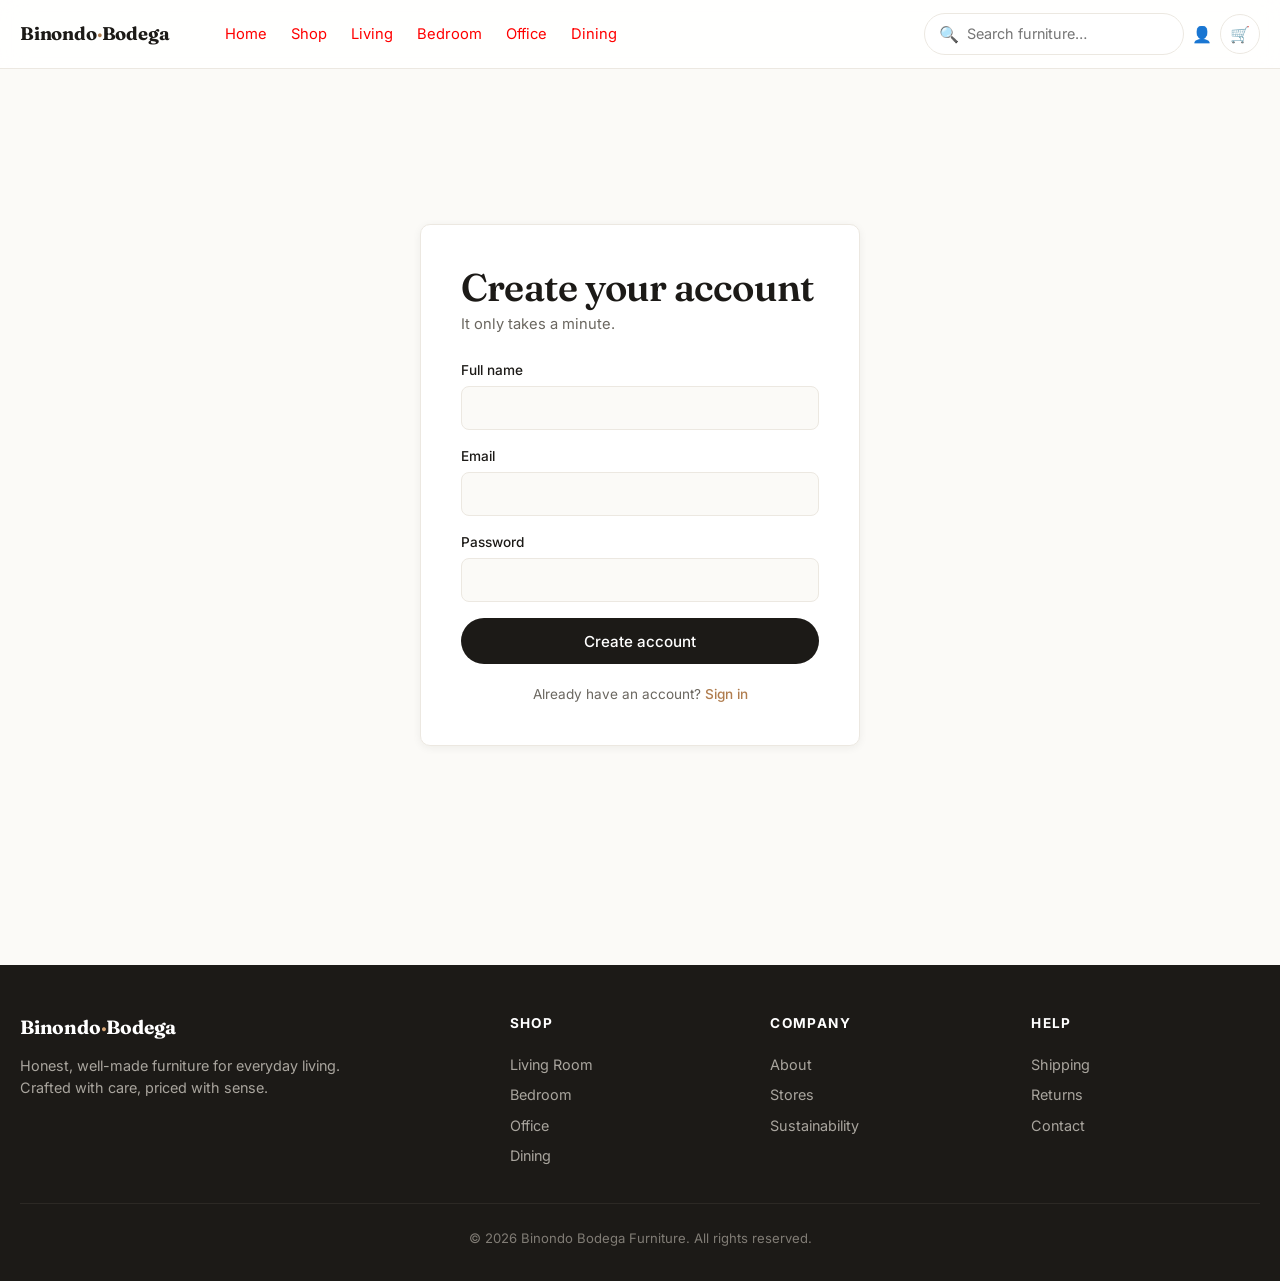
<file: binondo-bodega/pages/register.html>
<!DOCTYPE html>
<html lang="en">
<head>
<meta charset="UTF-8" />
<meta name="viewport" content="width=device-width, initial-scale=1" />
<title>Create account — Binondo Bodega Furniture</title>
<link rel="stylesheet" href="../css/styles.css" />
</head>
<body>
<div id="navbar"></div>
<main class="auth-wrap">
  <div class="auth-card fade-up">
    <h2>Create your account</h2>
    <p class="sub">It only takes a minute.</p>
    <form onsubmit="event.preventDefault(); doRegister();">
      <div class="field"><label>Full name</label><input id="name" required /></div>
      <div class="field"><label>Email</label><input id="email" type="email" required /></div>
      <div class="field"><label>Password</label><input id="password" type="password" required minlength="6" /></div>
      <button class="btn btn-primary btn-block" type="submit">Create account</button>
    </form>
    <p style="text-align:center;font-size:.85rem;margin-top:1.25rem;color:var(--muted)">
      Already have an account? <a href="login.html" style="color:var(--accent-dark);font-weight:500">Sign in</a>
    </p>
  </div>
</main>
<div id="footer"></div>
<script src="../js/data.js"></script>
<script src="../js/app.js"></script>
<script>
function doRegister(){
  setUser({ email: $("#email").value, name: $("#name").value, role: "user" });
  toast("Account created");
  setTimeout(()=>location.href="account.html", 600);
}
</script>
</body>
</html>
</file>
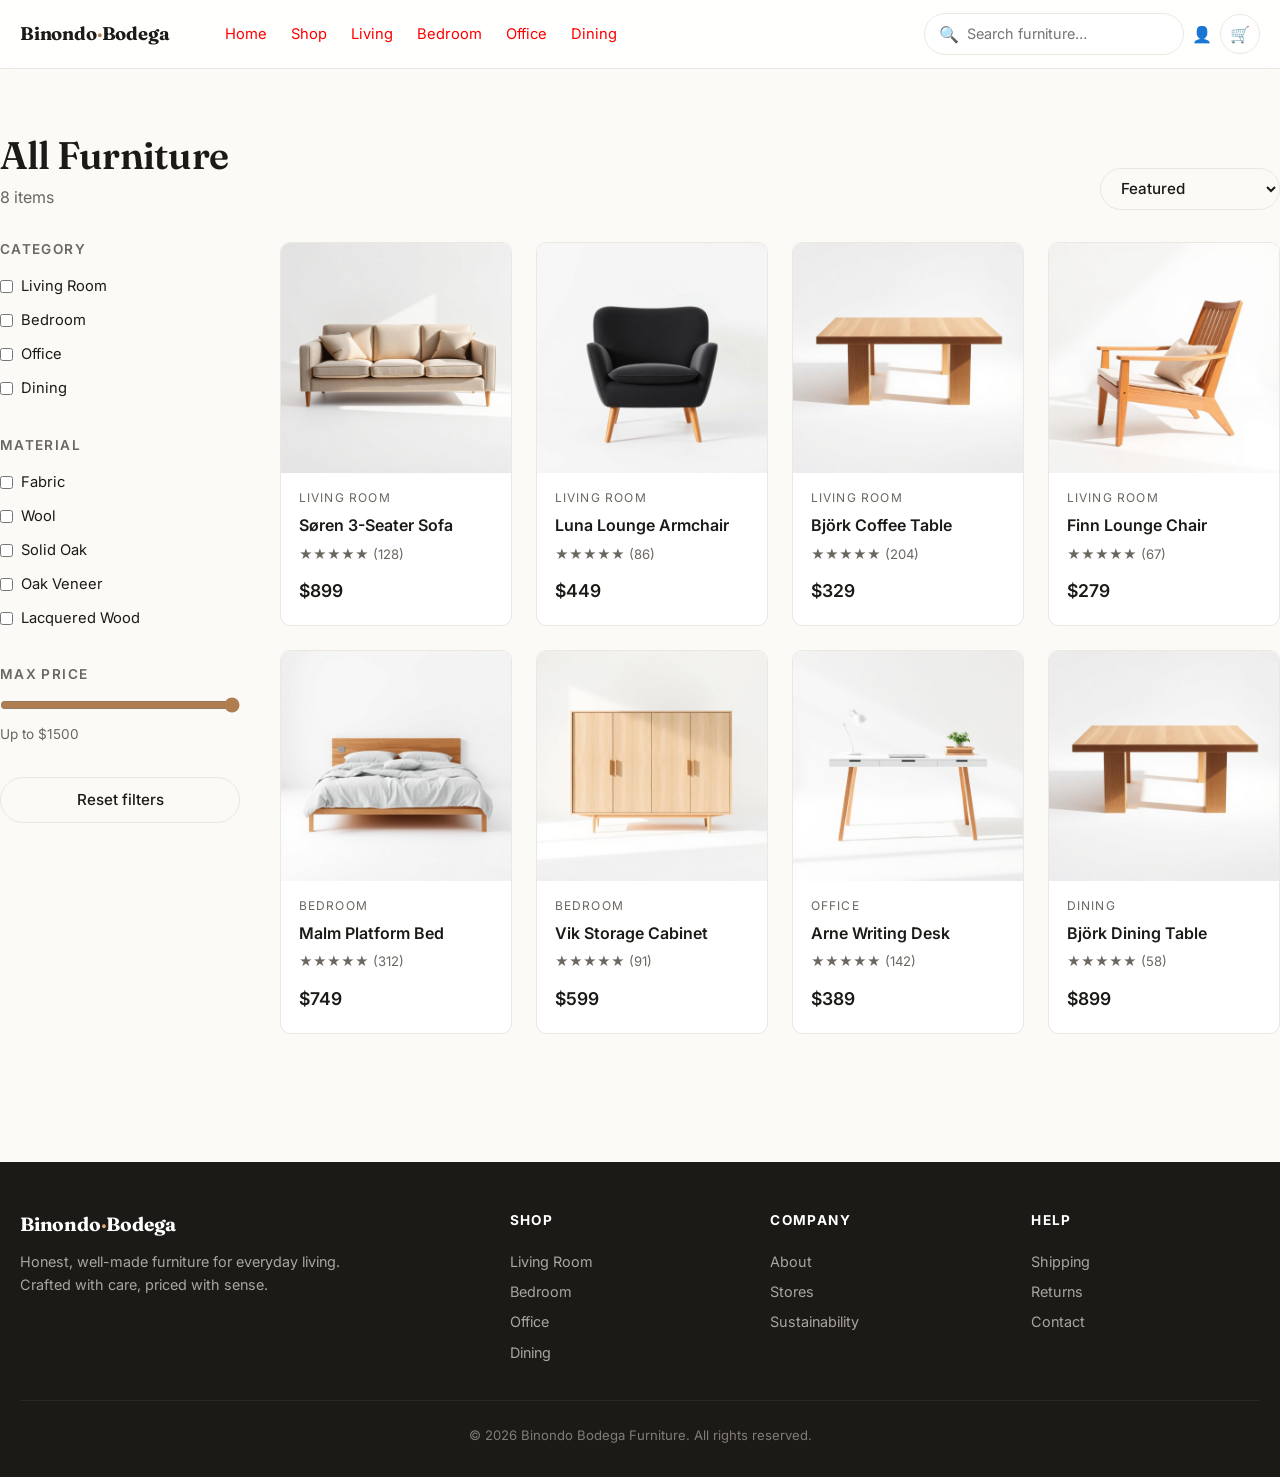
<file: binondo-bodega/pages/shop.html>
<!DOCTYPE html>
<html lang="en">
<head>
<meta charset="UTF-8" />
<meta name="viewport" content="width=device-width, initial-scale=1" />
<title>Shop — Binondo Bodega Furniture</title>
<link rel="stylesheet" href="../css/styles.css" />
<script>const PAGE_ACTIVE="shop";</script>
</head>
<body>
<div id="navbar"></div>

<main class="container section">
  <div class="section-head">
    <div>
      <h2 id="title">All Furniture</h2>
      <p id="count" style="color:var(--muted)"></p>
    </div>
    <select id="sort" class="btn btn-outline" style="padding:.6rem 1rem">
      <option value="featured">Featured</option>
      <option value="price-asc">Price: low to high</option>
      <option value="price-desc">Price: high to low</option>
      <option value="rating">Top rated</option>
    </select>
  </div>

  <div class="shop-layout">
    <aside class="filters">
      <div class="filter-group">
        <h4>Category</h4>
        <div id="f-cat"></div>
      </div>
      <div class="filter-group">
        <h4>Material</h4>
        <div id="f-mat"></div>
      </div>
      <div class="filter-group">
        <h4>Max price</h4>
        <input type="range" id="f-price" min="100" max="1500" step="50" value="1500" />
        <div class="price-display">Up to <span id="price-val">$1500</span></div>
      </div>
      <button class="btn btn-outline btn-block" onclick="resetFilters()">Reset filters</button>
    </aside>
    <div>
      <div class="product-grid" id="grid"></div>
      <div id="empty" class="empty" style="display:none">
        <h3>No furniture matches</h3>
        <p>Try widening your filters or clearing your search.</p>
      </div>
    </div>
  </div>
</main>

<div id="footer"></div>
<script src="../js/data.js"></script>
<script src="../js/app.js"></script>
<script>
const params = new URLSearchParams(location.search);
const state = {
  q: params.get("q") || "",
  cats: new Set(params.get("cat") ? [params.get("cat")] : []),
  mats: new Set(),
  maxPrice: 1500,
  sort: "featured",
};

function buildFilters() {
  $("#f-cat").innerHTML = CATEGORIES.map(c => `
    <label><input type="checkbox" value="${c.name}" ${state.cats.has(c.name)?'checked':''} onchange="toggleCat(this)"> ${c.name}</label>`).join("");
  $("#f-mat").innerHTML = MATERIALS.map(m => `
    <label><input type="checkbox" value="${m}" onchange="toggleMat(this)"> ${m}</label>`).join("");
}
function toggleCat(el){ el.checked? state.cats.add(el.value): state.cats.delete(el.value); render(); }
function toggleMat(el){ el.checked? state.mats.add(el.value): state.mats.delete(el.value); render(); }
function resetFilters(){ state.cats.clear(); state.mats.clear(); state.maxPrice=1500; state.q=""; $("#f-price").value=1500; $("#price-val").textContent="$1500"; buildFilters(); render(); }

$("#f-price").addEventListener("input", (e)=>{ state.maxPrice=+e.target.value; $("#price-val").textContent="$"+state.maxPrice; render(); });
$("#sort").addEventListener("change",(e)=>{ state.sort=e.target.value; render(); });

function render() {
  let list = PRODUCTS.filter(p => {
    if (state.cats.size && !state.cats.has(p.category)) return false;
    if (state.mats.size && !state.mats.has(p.material)) return false;
    if (p.price > state.maxPrice) return false;
    if (state.q && !(p.name+" "+p.category+" "+p.material).toLowerCase().includes(state.q.toLowerCase())) return false;
    return true;
  });
  if (state.sort==="price-asc") list.sort((a,b)=>a.price-b.price);
  if (state.sort==="price-desc") list.sort((a,b)=>b.price-a.price);
  if (state.sort==="rating") list.sort((a,b)=>b.rating-a.rating);

  $("#grid").innerHTML = list.map(productCard).join("");
  $("#count").textContent = `${list.length} item${list.length===1?'':'s'}${state.q?` matching “${state.q}”`:''}`;
  $("#empty").style.display = list.length? "none":"block";

  if (state.cats.size===1) $("#title").textContent = [...state.cats][0];
  else $("#title").textContent = state.q? `Search results` : "All Furniture";
}
buildFilters(); render();
</script>
</body>
</html>
</file>
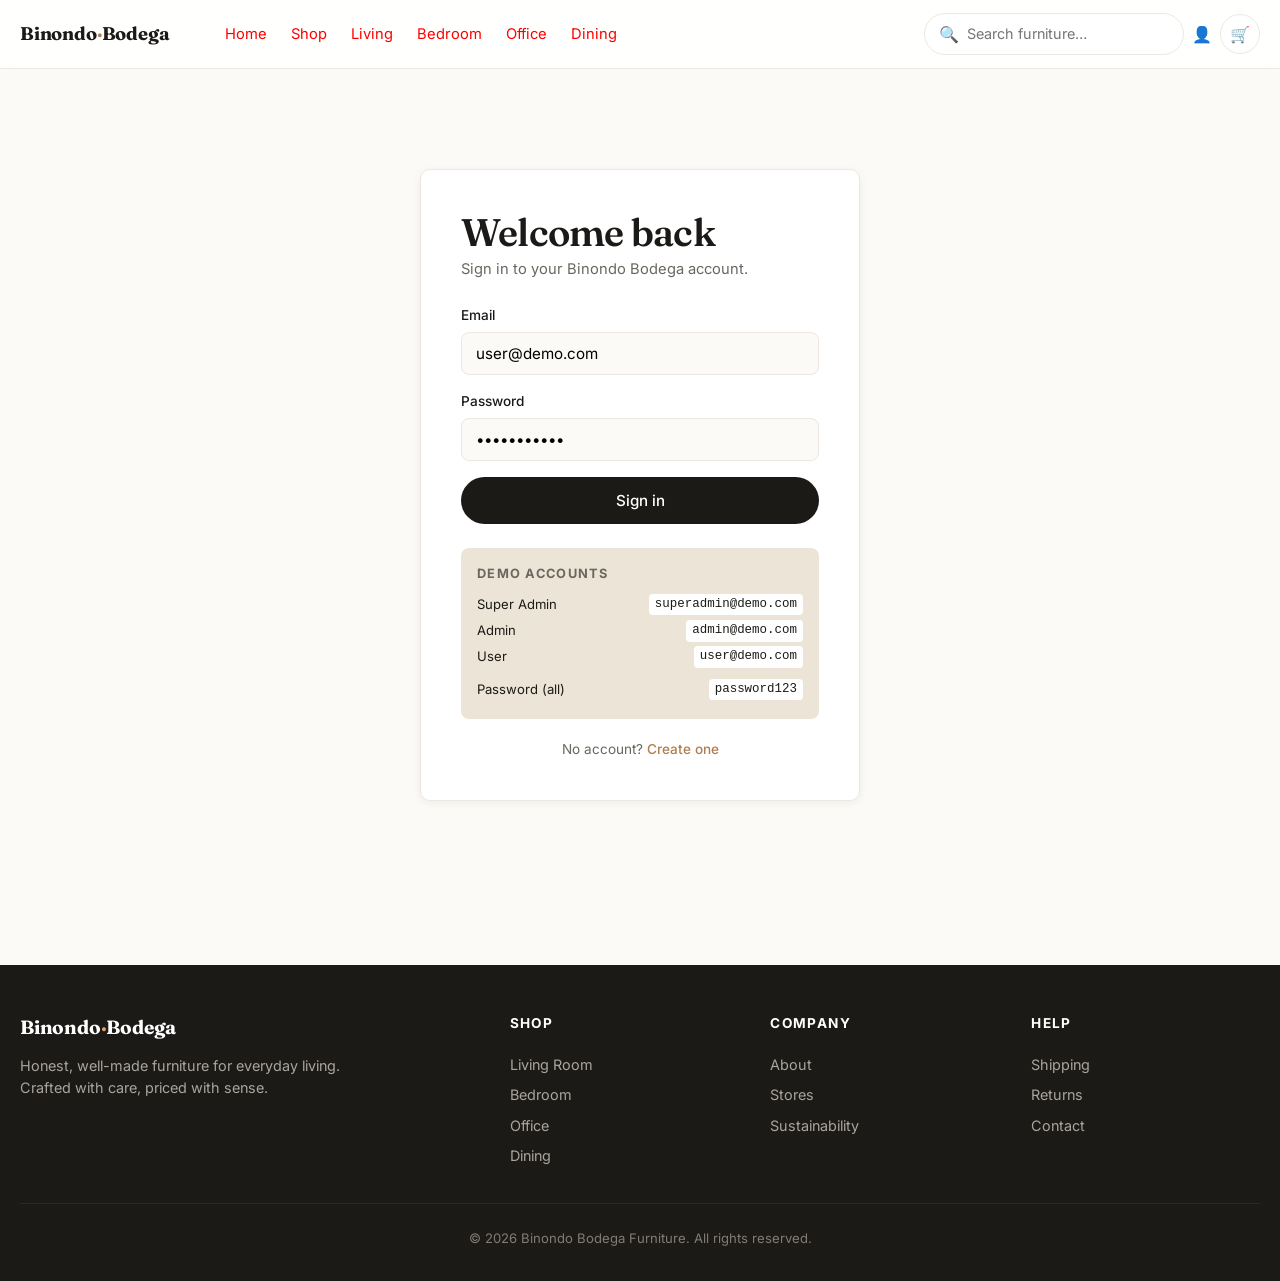
<file: binondo-bodega/pages/superadmin.html>
<!DOCTYPE html>
<html lang="en">
<head>
<meta charset="UTF-8" />
<meta name="viewport" content="width=device-width, initial-scale=1" />
<title>Super Admin — Binondo Bodega Furniture</title>
<link rel="stylesheet" href="../css/styles.css" />
</head>
<body>
<div id="navbar"></div>
<main class="dash-layout">
  <aside class="dash-sidebar">
    <h4>Super Admin</h4>
    <a class="active">Overview</a>
    <a>Staff & roles</a>
    <a>All users</a>
    <a>System settings</a>
    <a>Audit log</a>
    <a onclick="logout()" style="color:var(--danger);margin-top:1rem;cursor:pointer">Sign out</a>
  </aside>
  <section class="dash-main" id="main"></section>
</main>
<div id="footer"></div>
<script src="../js/data.js"></script>
<script src="../js/app.js"></script>
<script>
const u = getUser();
if (!u || u.role !== "superadmin") location.href = "login.html";

const months = ["Jan","Feb","Mar","Apr","May","Jun","Jul","Aug","Sep","Oct","Nov","Dec"];
const rev = [32,38,41,46,52,58,55,64,70,75,72,82];
const max = Math.max(...rev);
const staff = [
  { name:"Maria Cruz", email:"admin@demo.com", role:"admin", status:"Active" },
  { name:"Pedro Lim", email:"pedro@demo.com", role:"admin", status:"Active" },
  { name:"Ines Garcia", email:"ines@demo.com", role:"staff", status:"Inactive" },
  { name:"Tomas Rivera", email:"tomas@demo.com", role:"staff", status:"Active" },
];

$("#main").innerHTML = `
  <h1>System overview</h1>
  <p class="lead">Full system control — ${u?.name||"Super Admin"}</p>

  <div class="stat-grid">
    <div class="stat"><div class="label">Total revenue</div><div class="value">$684,920</div><div class="delta">+18.6% YoY</div></div>
    <div class="stat"><div class="label">Active users</div><div class="value">12,408</div><div class="delta">+9.1%</div></div>
    <div class="stat"><div class="label">Staff accounts</div><div class="value">${staff.length}</div></div>
    <div class="stat"><div class="label">System uptime</div><div class="value" style="color:#2e8b57">99.98%</div></div>
  </div>

  <div class="panel">
    <h3>Revenue — 12 months</h3>
    <div class="bars">
      ${rev.map((v,i)=>`<div class="bar" style="height:${(v/max)*100}%"><span>${months[i]}</span></div>`).join("")}
    </div>
  </div>

  <div class="panel">
    <h3>Staff & roles</h3>
    <table>
      <thead><tr><th>Name</th><th>Email</th><th>Role</th><th>Status</th><th></th></tr></thead>
      <tbody>${staff.map(s=>`
        <tr>
          <td>${s.name}</td><td>${s.email}</td>
          <td><span class="tag gray">${s.role}</span></td>
          <td><span class="tag ${s.status==='Active'?'green':'amber'}">${s.status}</span></td>
          <td style="display:flex;gap:.4rem">
            <button class="btn btn-outline" style="padding:.4rem .8rem;font-size:.78rem">Edit</button>
            <button class="btn btn-outline" style="padding:.4rem .8rem;font-size:.78rem;color:var(--danger)">${s.status==='Active'?'Deactivate':'Activate'}</button>
          </td>
        </tr>`).join("")}</tbody>
    </table>
    <button class="btn btn-primary" style="margin-top:1rem">+ Add staff member</button>
  </div>

  <div class="panel">
    <h3>System settings</h3>
    <div style="display:grid;grid-template-columns:1fr 1fr;gap:1rem">
      <label class="field" style="margin:0"><label>Store name</label><input value="Binondo Bodega Furniture" /></label>
      <label class="field" style="margin:0"><label>Currency</label><select><option>USD ($)</option><option>EUR (€)</option><option>PHP (₱)</option></select></label>
      <label class="field" style="margin:0"><label>Free shipping threshold</label><input value="500" /></label>
      <label class="field" style="margin:0"><label>Maintenance mode</label><select><option>Off</option><option>On</option></select></label>
    </div>
    <button class="btn btn-primary" style="margin-top:1rem" onclick="toast('Settings saved')">Save settings</button>
  </div>
`;
</script>
</body>
</html>
</file>
<file: binondo-bodega/css/styles.css>
/* Binondo Bodega Furniture — Design System */
@import url("https://fonts.googleapis.com/css2?family=Fraunces:opsz,wght@9..144,400;9..144,600;9..144,700&family=Inter:wght@400;500;600&display=swap");

:root {
  --bg: #fbfaf7;
  --surface: #ffffff;
  --fg: #1c1a17;
  --muted: #6b6760;
  --border: #ece8e1;
  --beige: #ece4d6;
  --wood: #c79b6b;
  --accent: #d4a373;
  --accent-dark: #b07d4f;
  --danger: #c0392b;
  --shadow-soft: 0 8px 30px -12px rgba(40, 30, 20, 0.18);
  --shadow-card: 0 2px 8px rgba(40,30,20,0.06);
  --radius: 10px;
}

* { box-sizing: border-box; margin: 0; padding: 0; }
html, body { height: 100%; }
body {
  font-family: "Inter", system-ui, -apple-system, sans-serif;
  background: var(--bg);
  color: var(--fg);
  line-height: 1.55;
  -webkit-font-smoothing: antialiased;
}
img { max-width: 100%; display: block; }
a { color: inherit; text-decoration: none; }

h1, h2, h3, h4 { font-family: "Fraunces", Georgia, serif; letter-spacing: -0.02em; line-height: 1.15; font-weight: 600; }
h1 { font-size: clamp(2.2rem, 5vw, 4rem); }
h2 { font-size: clamp(1.6rem, 3vw, 2.5rem); }
h3 { font-size: 1.25rem; }

.container { max-width: 1280px; margin: 0 auto; padding: 0 1.25rem; }

/* Navbar */
.navbar {
  position: sticky; top: 0; z-index: 50;
  background: rgba(255,255,255,0.85);
  backdrop-filter: blur(12px);
  border-bottom: 1px solid var(--border);
}
.nav-inner { display: flex; align-items: center; gap: 1.5rem; height: 68px; }
.logo { font-family: "Fraunces", serif; font-weight: 700; font-size: 1.15rem; letter-spacing: -0.01em; }
.logo span { color: var(--accent-dark); }
.nav-links { display: flex; gap: 1.5rem; margin-left: 2rem; }
.nav-links a { font-size: 0.92rem; color:red; var(--muted); transition: color .2s; }
.nav-links a:hover, .nav-links a.active { color:red; var(--fg); }
.nav-actions { margin-left: auto; display: flex; align-items: center; gap: 0.5rem; }
.search-box { display: flex; align-items: center; gap: .5rem; padding: .5rem .85rem; border: 1px solid var(--border); border-radius: 999px; background: var(--surface); width: 260px; }
.search-box input { border: none; outline: none; background: transparent; flex: 1; font-size: .9rem; font-family: inherit; }
.icon-btn {
  position: relative;
  width: 40px; height: 40px;
  display: inline-flex; align-items: center; justify-content: center;
  border-radius: 999px; background: var(--surface); border: 1px solid var(--border);
  cursor: pointer; transition: all .2s;
}
.icon-btn:hover { background: var(--beige); }
.cart-badge {
  position: absolute; top: -4px; right: -4px;
  background: var(--fg); color: white; font-size: 11px; font-weight: 600;
  width: 20px; height: 20px; border-radius: 999px;
  display: flex; align-items: center; justify-content: center;
}
.menu-toggle { display: none; }

/* Buttons */
.btn {
  display: inline-flex; align-items: center; justify-content: center; gap: .5rem;
  padding: .8rem 1.4rem; border-radius: 999px; font-weight: 500;
  font-family: inherit; font-size: .95rem;
  cursor: pointer; border: 1px solid transparent;
  transition: all .25s ease;
}
.btn-primary { background: var(--fg); color: white; }
.btn-primary:hover { background: #2c2925; transform: translateY(-1px); box-shadow: var(--shadow-soft); }
.btn-outline { background: transparent; border-color: var(--border); color: var(--fg); }
.btn-outline:hover { background: var(--beige); }
.btn-accent { background: var(--accent); color: var(--fg); }
.btn-accent:hover { background: var(--accent-dark); color: white; }
.btn-block { width: 100%; }

/* Hero */
.hero { padding: 3rem 0 5rem; }
.hero-grid { display: grid; grid-template-columns: 1fr 1.1fr; gap: 3rem; align-items: center; }
.hero h1 { margin-bottom: 1.25rem; }
.hero p { color: var(--muted); font-size: 1.1rem; max-width: 480px; margin-bottom: 2rem; }
.hero-actions { display: flex; gap: .75rem; flex-wrap: wrap; }
.hero-img { border-radius: var(--radius); overflow: hidden; box-shadow: var(--shadow-soft); aspect-ratio: 5/4; }
.hero-img img { width: 100%; height: 100%; object-fit: cover; }
.eyebrow { display: inline-block; font-size: .8rem; letter-spacing: .15em; text-transform: uppercase; color: var(--accent-dark); margin-bottom: 1rem; font-weight: 500; }

/* Categories strip */
.categories { padding: 2rem 0 4rem; }
.cat-grid { display: grid; grid-template-columns: repeat(4, 1fr); gap: 1rem; }
.cat-card {
  background: var(--surface); border: 1px solid var(--border); border-radius: var(--radius);
  padding: 1.5rem; text-align: center; transition: all .25s;
  cursor: pointer;
}
.cat-card:hover { transform: translateY(-3px); box-shadow: var(--shadow-soft); border-color: var(--accent); }
.cat-card .icon { font-size: 1.75rem; margin-bottom: .5rem; }
.cat-card h4 { font-family: inherit; font-weight: 600; font-size: .95rem; }

/* Section */
.section { padding: 4rem 0; }
.section-head { display: flex; justify-content: space-between; align-items: end; margin-bottom: 2rem; gap: 1rem; flex-wrap: wrap; }
.section-head p { color: var(--muted); margin-top: .5rem; }

/* Product grid */
.product-grid { display: grid; grid-template-columns: repeat(4, 1fr); gap: 1.5rem; }
.product-card {
  background: var(--surface); border-radius: var(--radius); overflow: hidden;
  border: 1px solid var(--border);
  transition: all .3s;
  display: flex; flex-direction: column;
  cursor: pointer;
}
.product-card:hover { transform: translateY(-4px); box-shadow: var(--shadow-soft); }
.product-img { aspect-ratio: 1/1; background: var(--beige); overflow: hidden; }
.product-img img { width: 100%; height: 100%; object-fit: cover; transition: transform .5s; }
.product-card:hover .product-img img { transform: scale(1.04); }
.product-body { padding: 1rem 1.1rem 1.25rem; display: flex; flex-direction: column; gap: .35rem; flex: 1; }
.product-cat { font-size: .75rem; color: var(--muted); text-transform: uppercase; letter-spacing: .1em; }
.product-name { font-weight: 600; font-size: 1rem; }
.product-rating { font-size: .82rem; color: var(--muted); }
.product-price { margin-top: auto; padding-top: .5rem; font-weight: 600; font-size: 1.1rem; }

/* Filters layout */
.shop-layout { display: grid; grid-template-columns: 240px 1fr; gap: 2.5rem; }
.filters h4 { font-family: inherit; font-size: .85rem; text-transform: uppercase; letter-spacing: .1em; color: var(--muted); margin-bottom: .75rem; }
.filters .filter-group { margin-bottom: 2rem; }
.filters label { display: flex; align-items: center; gap: .5rem; padding: .35rem 0; font-size: .92rem; cursor: pointer; }
.filters input[type="range"] { width: 100%; accent-color: var(--accent-dark); }
.price-display { font-size: .85rem; color: var(--muted); margin-top: .25rem; }

/* Product detail */
.detail { display: grid; grid-template-columns: 1fr 1fr; gap: 3rem; padding: 3rem 0; }
.detail-img { border-radius: var(--radius); overflow: hidden; aspect-ratio: 1/1; background: var(--beige); }
.detail-img img { width: 100%; height: 100%; object-fit: cover; }
.detail h1 { font-size: 2.5rem; margin-bottom: .5rem; }
.detail .price { font-size: 1.75rem; font-weight: 600; margin: 1rem 0; }
.detail p.desc { color: var(--muted); margin: 1rem 0 2rem; line-height: 1.7; }
.qty-row { display: flex; align-items: center; gap: 1rem; margin-bottom: 1.5rem; }
.qty-stepper { display: inline-flex; align-items: center; border: 1px solid var(--border); border-radius: 999px; overflow: hidden; }
.qty-stepper button { background: none; border: none; width: 40px; height: 40px; cursor: pointer; font-size: 1.1rem; }
.qty-stepper button:hover { background: var(--beige); }
.qty-stepper span { width: 36px; text-align: center; font-weight: 600; }

/* Cart */
.cart-layout { display: grid; grid-template-columns: 1fr 360px; gap: 2.5rem; padding: 3rem 0; }
.cart-list { background: var(--surface); border: 1px solid var(--border); border-radius: var(--radius); }
.cart-item { display: grid; grid-template-columns: 100px 1fr auto; gap: 1rem; padding: 1.25rem; border-bottom: 1px solid var(--border); align-items: center; }
.cart-item:last-child { border-bottom: none; }
.cart-item img { width: 100px; height: 100px; object-fit: cover; border-radius: 8px; background: var(--beige); }
.cart-item .name { font-weight: 600; }
.cart-item .meta { font-size: .85rem; color: var(--muted); margin-top: .15rem; }
.cart-item .remove { background: none; border: none; color: var(--muted); cursor: pointer; font-size: .85rem; margin-top: .35rem; }
.cart-item .remove:hover { color: var(--danger); }
.summary { background: var(--surface); border: 1px solid var(--border); border-radius: var(--radius); padding: 1.5rem; height: fit-content; position: sticky; top: 90px; }
.summary h3 { margin-bottom: 1rem; }
.summary-row { display: flex; justify-content: space-between; padding: .5rem 0; font-size: .95rem; }
.summary-row.total { border-top: 1px solid var(--border); margin-top: .5rem; padding-top: 1rem; font-weight: 600; font-size: 1.1rem; }

/* Auth */
.auth-wrap { min-height: calc(100vh - 68px); display: grid; place-items: center; padding: 2rem; }
.auth-card { background: var(--surface); border: 1px solid var(--border); border-radius: var(--radius); padding: 2.5rem; width: 100%; max-width: 440px; box-shadow: var(--shadow-card); }
.auth-card h2 { margin-bottom: .25rem; }
.auth-card .sub { color: var(--muted); margin-bottom: 1.5rem; font-size: .92rem; }
.field { margin-bottom: 1rem; }
.field label { display: block; font-size: .85rem; margin-bottom: .35rem; font-weight: 500; }
.field input, .field select, .field textarea {
  width: 100%; padding: .7rem .9rem; border: 1px solid var(--border); border-radius: 8px;
  font-family: inherit; font-size: .95rem; background: var(--bg); outline: none; transition: border-color .2s;
}
.field input:focus, .field select:focus, .field textarea:focus { border-color: var(--accent); }
.demo-accounts { background: var(--beige); border-radius: 8px; padding: 1rem; margin-top: 1.5rem; font-size: .82rem; }
.demo-accounts h5 { font-family: inherit; font-size: .8rem; text-transform: uppercase; letter-spacing: .1em; margin-bottom: .5rem; color: var(--muted); }
.demo-accounts code { background: var(--surface); padding: 1px 6px; border-radius: 4px; font-size: .78rem; }
.demo-accounts .row { display: flex; justify-content: space-between; padding: .15rem 0; }

/* Dashboard */
.dash-layout { display: grid; grid-template-columns: 220px 1fr; min-height: calc(100vh - 68px); }
.dash-sidebar { background: var(--surface); border-right: 1px solid var(--border); padding: 1.5rem 1rem; }
.dash-sidebar h4 { font-family: inherit; font-size: .75rem; letter-spacing: .15em; text-transform: uppercase; color: var(--muted); margin: 1rem .75rem .5rem; }
.dash-sidebar a { display: block; padding: .6rem .75rem; border-radius: 6px; font-size: .9rem; color: var(--muted); margin-bottom: 2px; cursor: pointer; }
.dash-sidebar a:hover, .dash-sidebar a.active { background: var(--beige); color: var(--fg); }
.dash-main { padding: 2rem 2.5rem; }
.dash-main h1 { font-size: 2rem; margin-bottom: .25rem; }
.dash-main .lead { color: var(--muted); margin-bottom: 2rem; }
.stat-grid { display: grid; grid-template-columns: repeat(4, 1fr); gap: 1rem; margin-bottom: 2rem; }
.stat { background: var(--surface); border: 1px solid var(--border); border-radius: var(--radius); padding: 1.25rem; }
.stat .label { font-size: .8rem; color: var(--muted); text-transform: uppercase; letter-spacing: .08em; }
.stat .value { font-family: "Fraunces", serif; font-size: 1.85rem; margin-top: .25rem; }
.stat .delta { font-size: .8rem; color: #2e8b57; margin-top: .25rem; }
.panel { background: var(--surface); border: 1px solid var(--border); border-radius: var(--radius); padding: 1.5rem; margin-bottom: 1.5rem; }
.panel h3 { margin-bottom: 1rem; }
table { width: 100%; border-collapse: collapse; font-size: .9rem; }
th, td { text-align: left; padding: .75rem .5rem; border-bottom: 1px solid var(--border); }
th { font-size: .78rem; text-transform: uppercase; letter-spacing: .08em; color: var(--muted); font-weight: 500; }
tbody tr:hover { background: var(--bg); }
.tag { display: inline-block; font-size: .72rem; padding: .15rem .55rem; border-radius: 999px; font-weight: 500; }
.tag.green { background: #e6f4ea; color: #1f6f3e; }
.tag.amber { background: #fdf3d6; color: #8a6500; }
.tag.gray { background: var(--beige); color: var(--muted); }
.bars { display: flex; align-items: end; gap: 12px; height: 200px; padding: 1rem 0; }
.bar { flex: 1; background: linear-gradient(to top, var(--accent), var(--wood)); border-radius: 6px 6px 0 0; position: relative; min-height: 10px; transition: opacity .2s; }
.bar:hover { opacity: .85; }
.bar span { position: absolute; bottom: -22px; left: 0; right: 0; text-align: center; font-size: .72rem; color: var(--muted); }

/* Footer */
.footer { background: #1c1a17; color: #d6d2cb; padding: 3rem 0 2rem; margin-top: 4rem; }
.footer-grid { display: grid; grid-template-columns: 2fr 1fr 1fr 1fr; gap: 2rem; }
.footer h5 { font-family: inherit; font-size: .85rem; text-transform: uppercase; letter-spacing: .1em; margin-bottom: 1rem; color: white; }
.footer a { display: block; padding: .25rem 0; font-size: .9rem; color: #a9a59e; }
.footer a:hover { color: white; }
.footer .copy { border-top: 1px solid #2c2925; margin-top: 2rem; padding-top: 1.5rem; text-align: center; font-size: .82rem; color: #807c75; }

/* Toast */
.toast {
  position: fixed; bottom: 24px; right: 24px; z-index: 100;
  background: var(--fg); color: white; padding: .85rem 1.25rem; border-radius: 8px;
  box-shadow: var(--shadow-soft); font-size: .9rem;
  opacity: 0; transform: translateY(10px); transition: all .3s;
  pointer-events: none;
}
.toast.show { opacity: 1; transform: translateY(0); }

/* Animations */
@keyframes fadeUp { from { opacity: 0; transform: translateY(14px); } to { opacity: 1; transform: translateY(0); } }
.fade-up { animation: fadeUp .6s ease-out both; }
.fade-up-2 { animation: fadeUp .6s ease-out .1s both; }
.fade-up-3 { animation: fadeUp .6s ease-out .2s both; }

/* Empty state */
.empty { text-align: center; padding: 4rem 1rem; color: var(--muted); }
.empty h3 { font-family: inherit; font-weight: 600; margin-bottom: .5rem; color: var(--fg); }

/* Responsive */
@media (max-width: 980px) {
  .nav-links, .search-box { display: none; }
  .menu-toggle { display: inline-flex; }
  .hero-grid { grid-template-columns: 1fr; }
  .cat-grid { grid-template-columns: repeat(2, 1fr); }
  .product-grid { grid-template-columns: repeat(3, 1fr); }
  .shop-layout, .cart-layout, .detail, .dash-layout { grid-template-columns: 1fr; }
  .dash-sidebar { border-right: none; border-bottom: 1px solid var(--border); }
  .stat-grid { grid-template-columns: repeat(2, 1fr); }
  .footer-grid { grid-template-columns: 1fr 1fr; }
}
@media (max-width: 600px) {
  .product-grid { grid-template-columns: repeat(2, 1fr); }
  .stat-grid { grid-template-columns: 1fr 1fr; }
  .dash-main { padding: 1.25rem; }
  .auth-card { padding: 1.5rem; }
}
</file>
